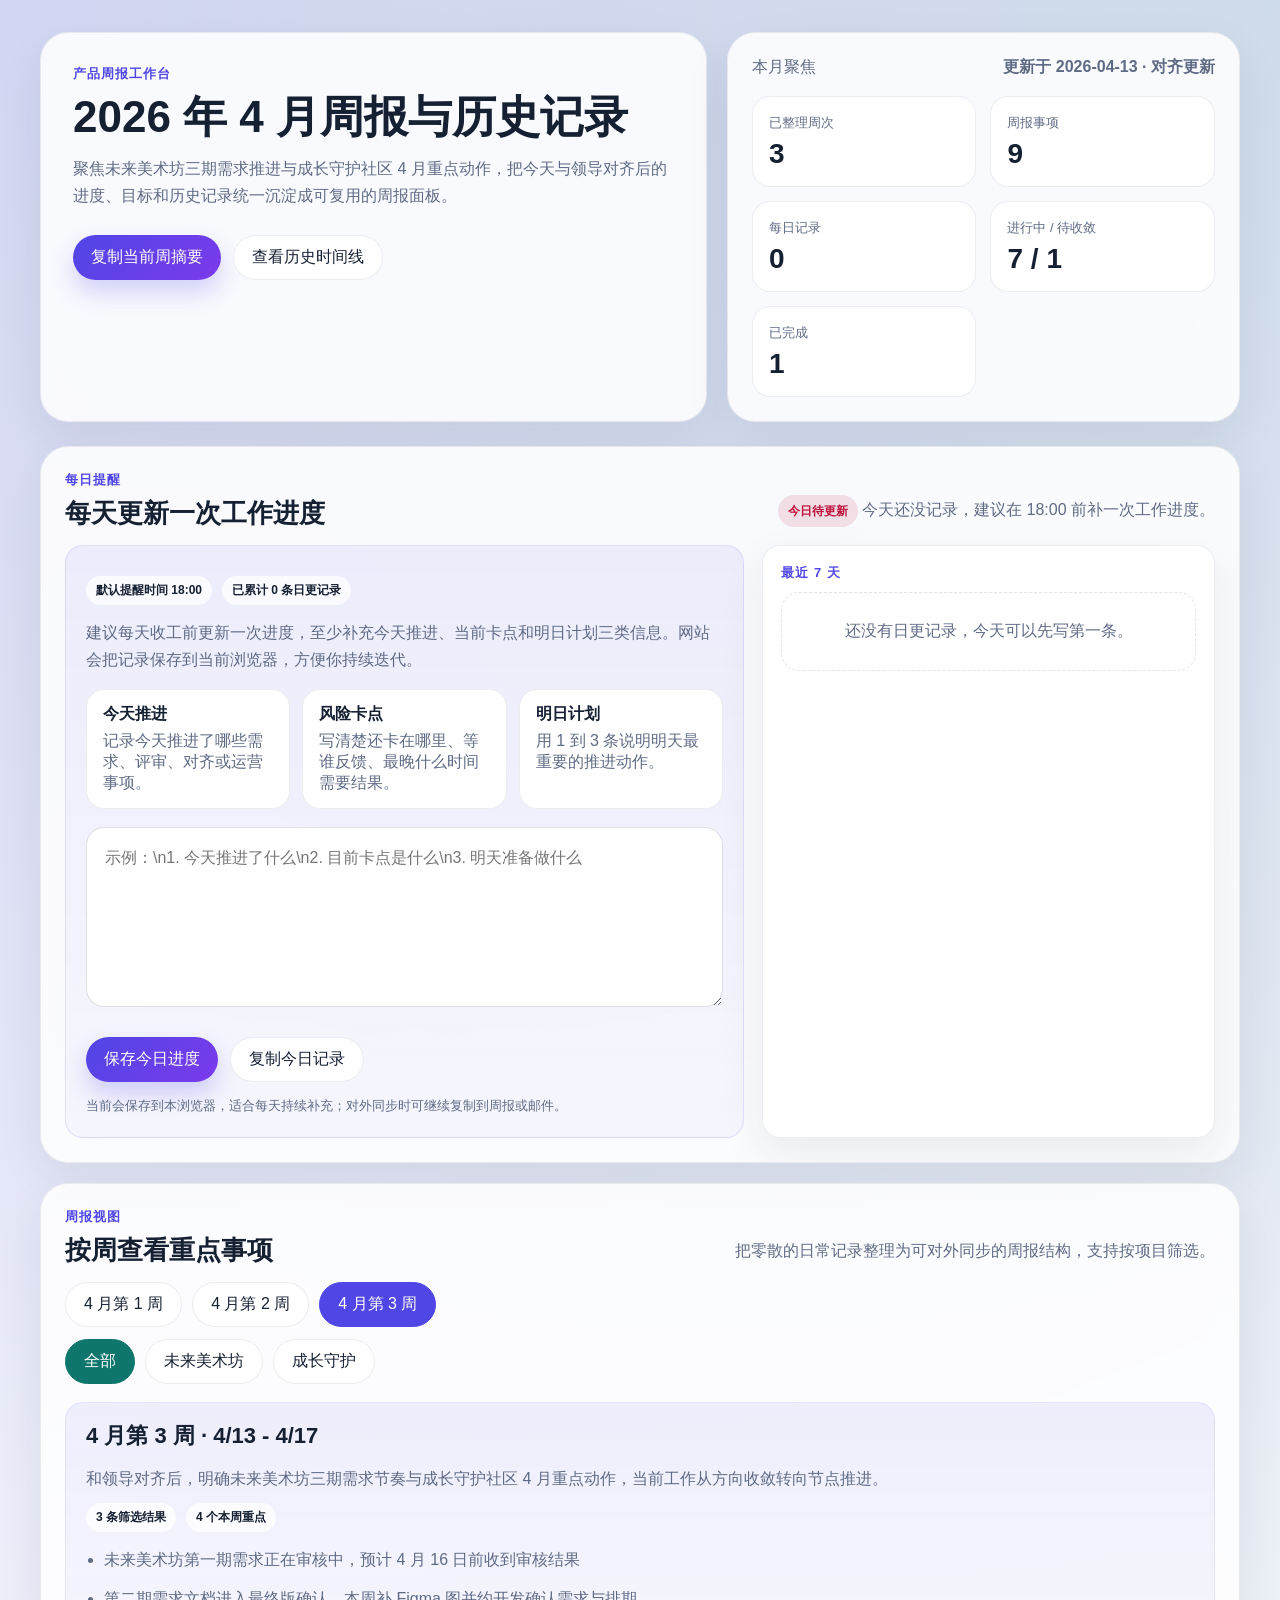
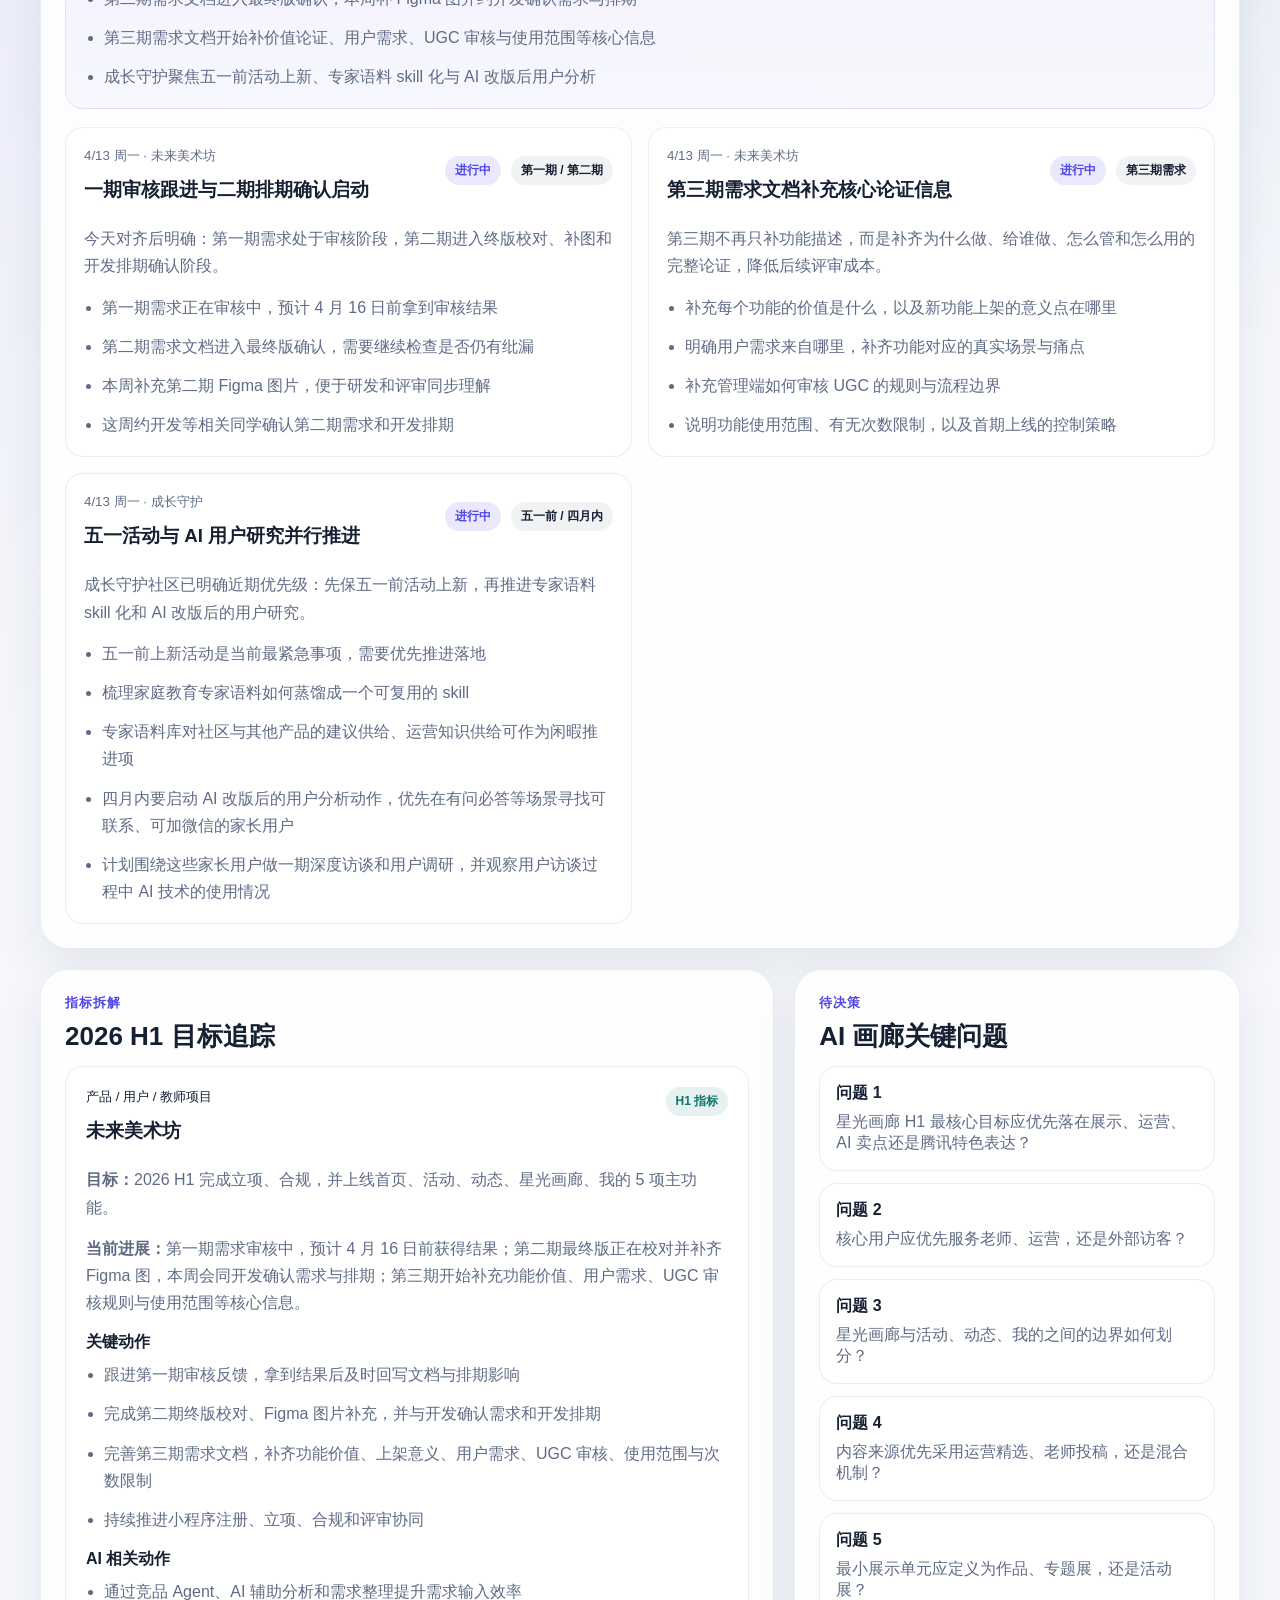
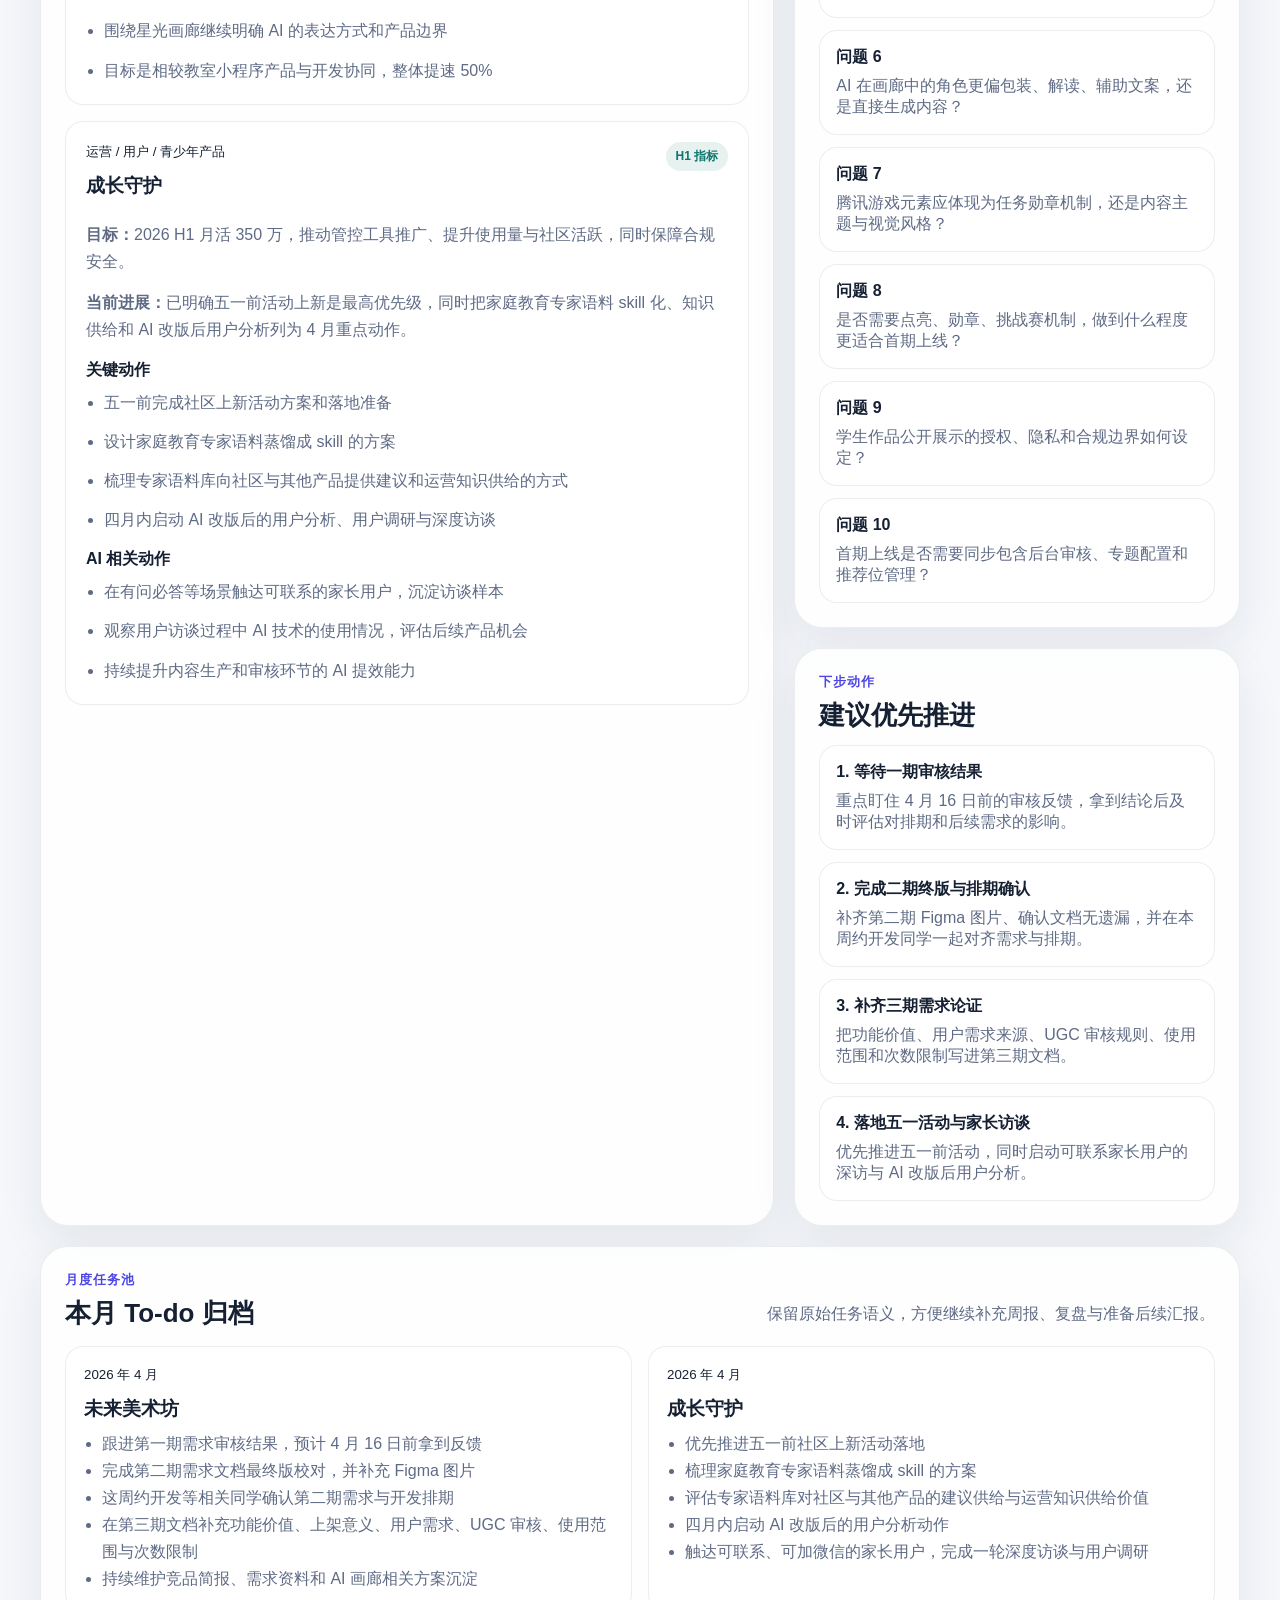
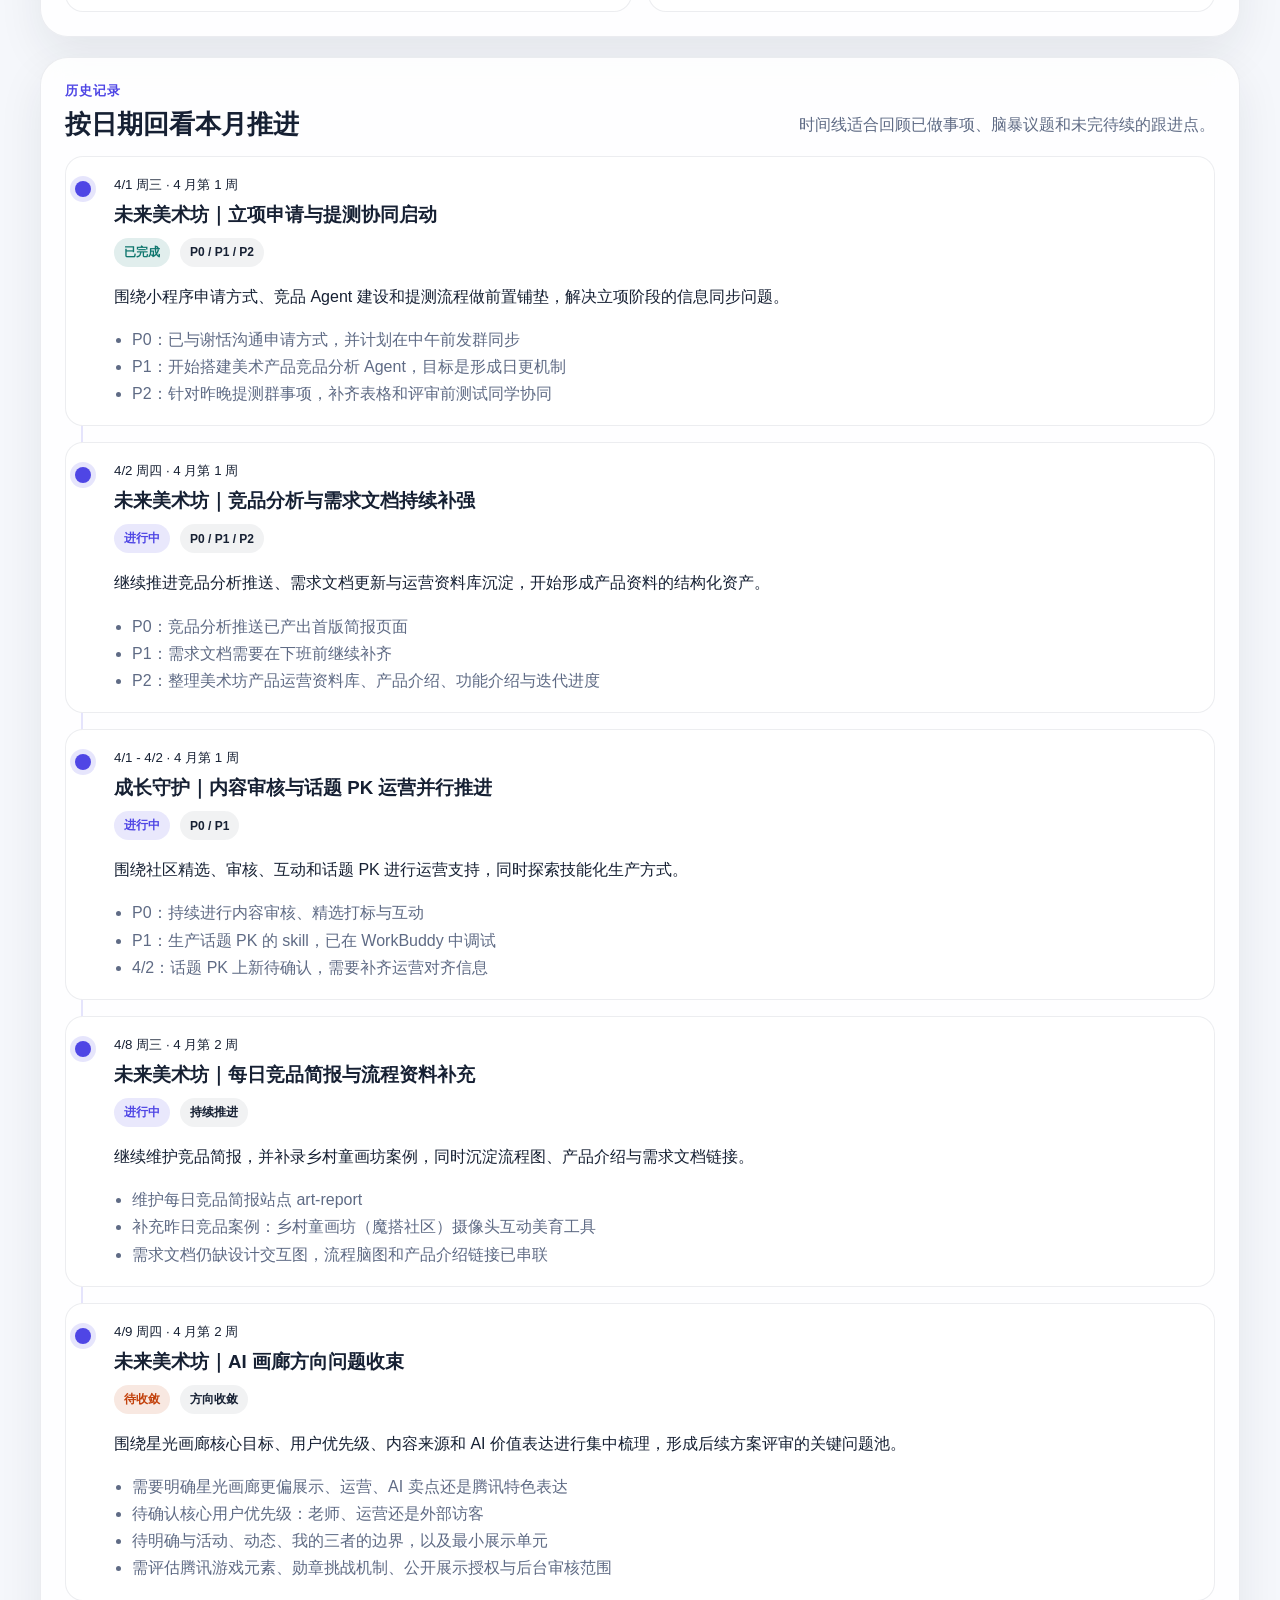
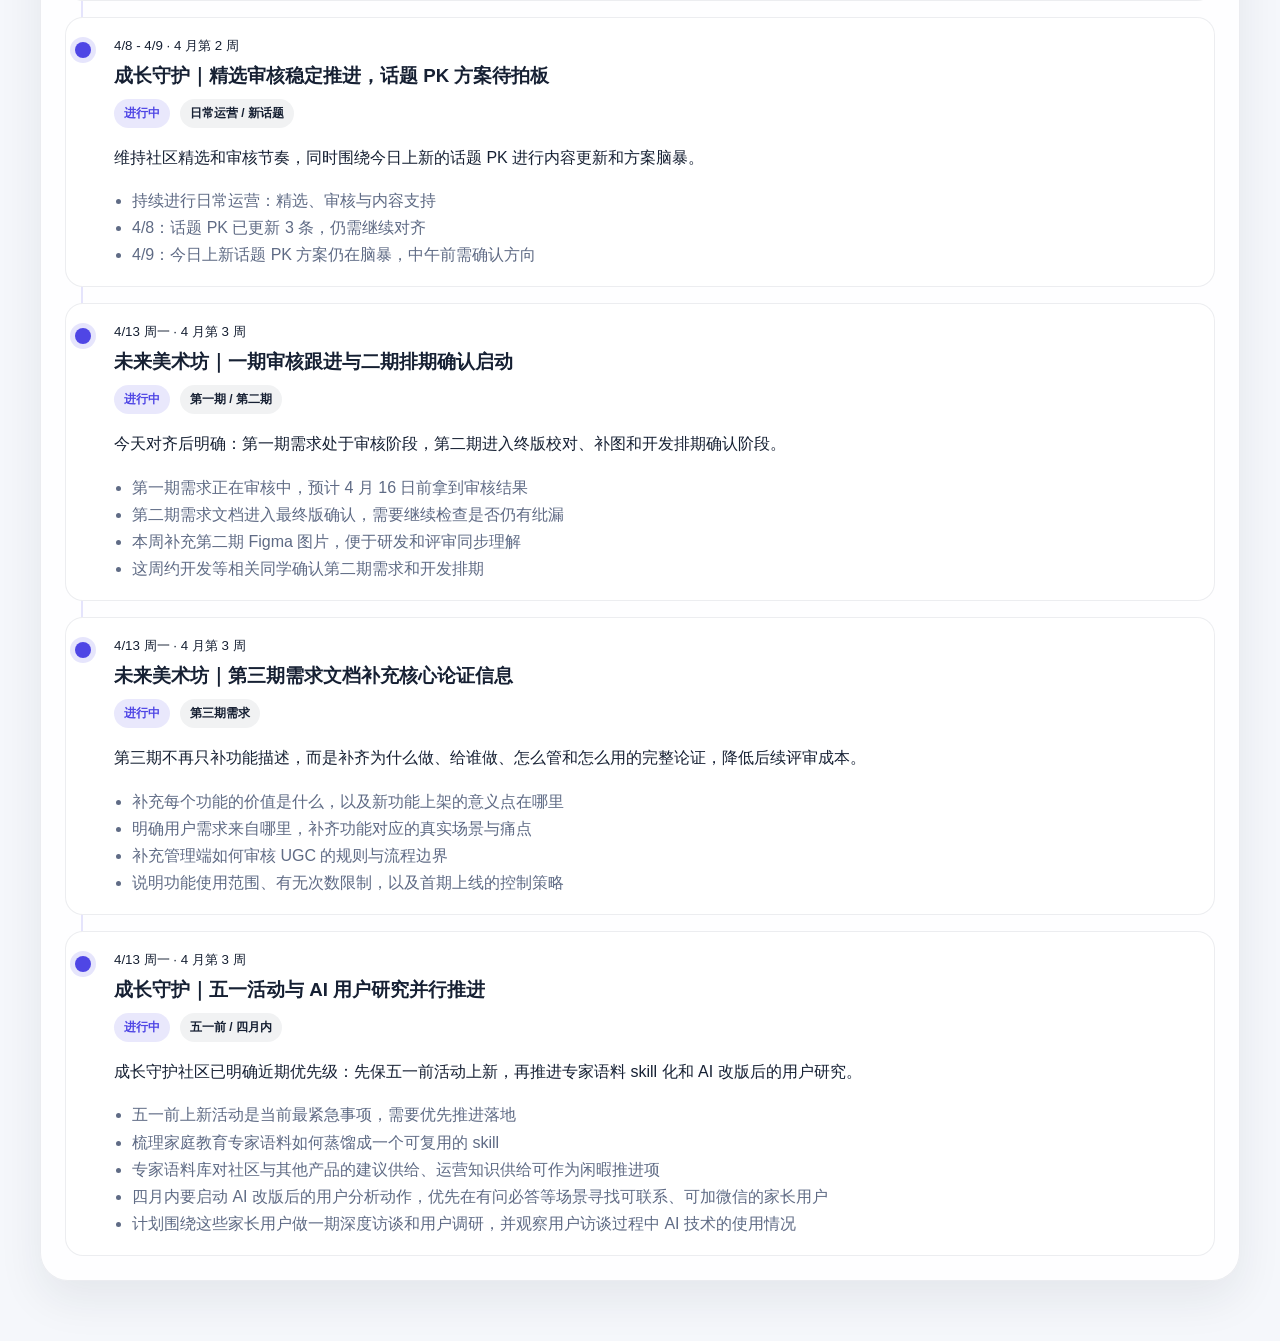
<file: index.html>
<!DOCTYPE html>
<html lang="zh-CN">
  <head>
    <meta charset="UTF-8" />
    <meta name="viewport" content="width=device-width, initial-scale=1.0" />
    <title>2026年4月周报面板</title>
    <meta
      name="description"
      content="基于月度待办整理的产品周报网站，涵盖未来美术坊、成长守护与 H1 指标进展。"
    />
    <link rel="stylesheet" href="./styles.css" />
  </head>
  <body>
    <div class="page-shell">
      <header class="hero">
        <div class="hero-copy">
          <p class="eyebrow">产品周报工作台</p>
          <h1>2026 年 4 月周报与历史记录</h1>
          <p class="hero-text" id="heroText"></p>
          <div class="hero-actions">
            <button id="copyWeeklySummary" class="primary-btn">复制当前周摘要</button>
            <button id="jumpHistory" class="ghost-btn">查看历史时间线</button>
          </div>
        </div>
        <div class="hero-card">
          <div class="hero-card-top">
            <span>本月聚焦</span>
            <strong id="generatedAt"></strong>
          </div>
          <div id="summaryCards" class="summary-grid"></div>
        </div>
      </header>

      <main class="main-layout">
        <section class="panel reminder-panel">
          <div class="section-head">
            <div>
              <p class="section-kicker">每日提醒</p>
              <h2>每天更新一次工作进度</h2>
            </div>
            <p class="section-desc" id="dailyReminderStatus"></p>
          </div>
          <div class="daily-layout">
            <div class="daily-editor">
              <div id="dailyReminderMeta" class="meta-inline"></div>
              <p class="hero-text" id="dailyReminderText"></p>
              <div id="dailyReminderChecklist" class="checklist-grid"></div>
              <textarea
                id="dailyUpdateInput"
                class="daily-textarea"
                placeholder="示例：\n1. 今天推进了什么\n2. 目前卡点是什么\n3. 明天准备做什么"
              ></textarea>
              <div class="hero-actions">
                <button id="saveDailyUpdate" class="primary-btn">保存今日进度</button>
                <button id="copyDailyUpdate" class="ghost-btn">复制今日记录</button>
              </div>
              <p class="storage-hint">当前会保存到本浏览器，适合每天持续补充；对外同步时可继续复制到周报或邮件。</p>
            </div>
            <aside class="daily-side">
              <div class="daily-side-card">
                <p class="section-kicker compact-kicker">最近 7 天</p>
                <div id="dailyUpdateList" class="daily-log-list"></div>
              </div>
            </aside>
          </div>
        </section>

        <section class="panel">
          <div class="section-head">
            <div>
              <p class="section-kicker">周报视图</p>
              <h2>按周查看重点事项</h2>
            </div>
            <p class="section-desc">把零散的日常记录整理为可对外同步的周报结构，支持按项目筛选。</p>
          </div>
          <div class="filters">
            <div id="weekTabs" class="chip-row"></div>
            <div id="projectFilters" class="chip-row secondary"></div>
          </div>
          <div id="weekOverview" class="week-overview"></div>
          <div id="weekContent" class="cards-grid"></div>
        </section>

        <section class="split-layout">
          <section class="panel">
            <div class="section-head compact">
              <div>
                <p class="section-kicker">指标拆解</p>
                <h2>2026 H1 目标追踪</h2>
              </div>
            </div>
            <div id="kpiCards" class="stack-list"></div>
          </section>

          <aside class="side-stack">
            <section class="panel small-panel">
              <div class="section-head compact">
                <div>
                  <p class="section-kicker">待决策</p>
                  <h2>AI 画廊关键问题</h2>
                </div>
              </div>
              <div id="questionBoard" class="question-list"></div>
            </section>

            <section class="panel small-panel">
              <div class="section-head compact">
                <div>
                  <p class="section-kicker">下步动作</p>
                  <h2>建议优先推进</h2>
                </div>
              </div>
              <div id="nextSteps" class="todo-list"></div>
            </section>
          </aside>
        </section>

        <section class="panel">
          <div class="section-head">
            <div>
              <p class="section-kicker">月度任务池</p>
              <h2>本月 To-do 归档</h2>
            </div>
            <p class="section-desc">保留原始任务语义，方便继续补充周报、复盘与准备后续汇报。</p>
          </div>
          <div id="monthlyTodo" class="todo-columns"></div>
        </section>

        <section id="historySection" class="panel">
          <div class="section-head">
            <div>
              <p class="section-kicker">历史记录</p>
              <h2>按日期回看本月推进</h2>
            </div>
            <p class="section-desc">时间线适合回顾已做事项、脑暴议题和未完待续的跟进点。</p>
          </div>
          <div id="historyTimeline" class="timeline"></div>
        </section>
      </main>
    </div>

    <script src="./app.js"></script>
  </body>
</html>
</file>
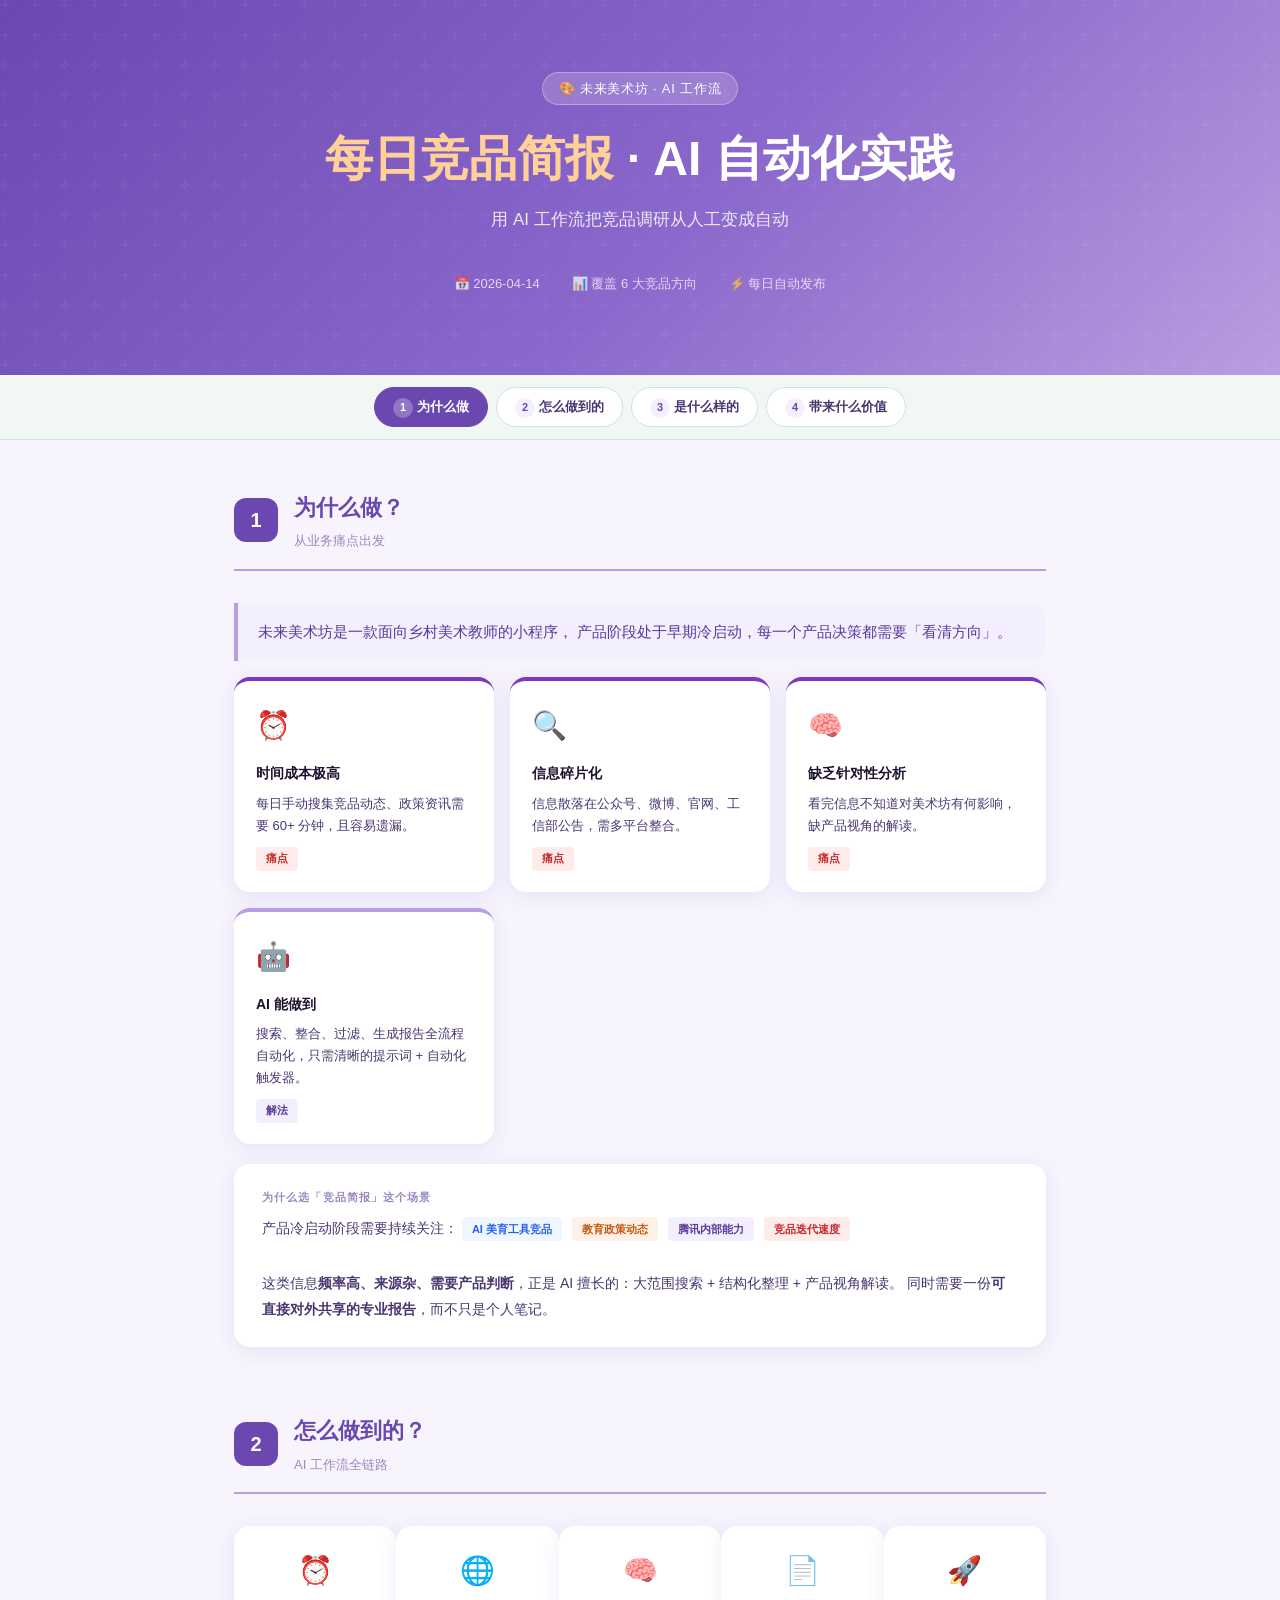
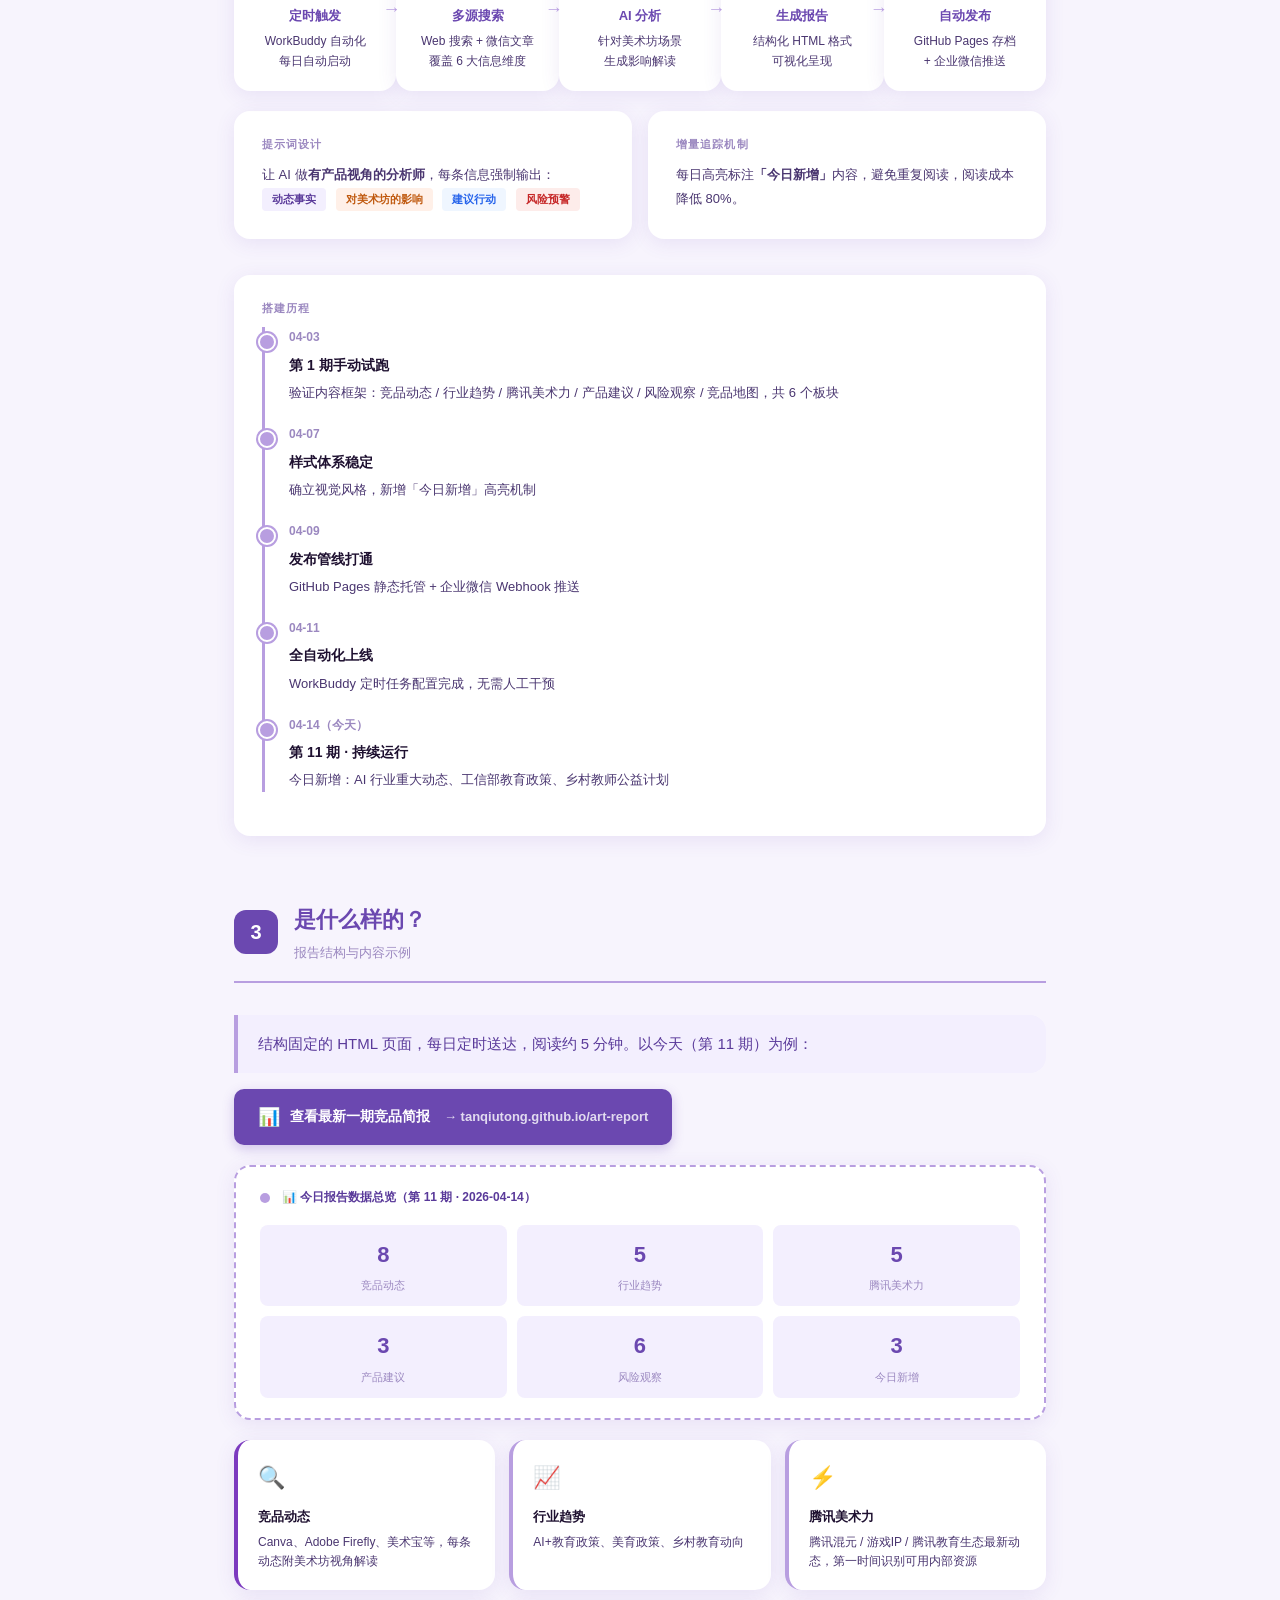
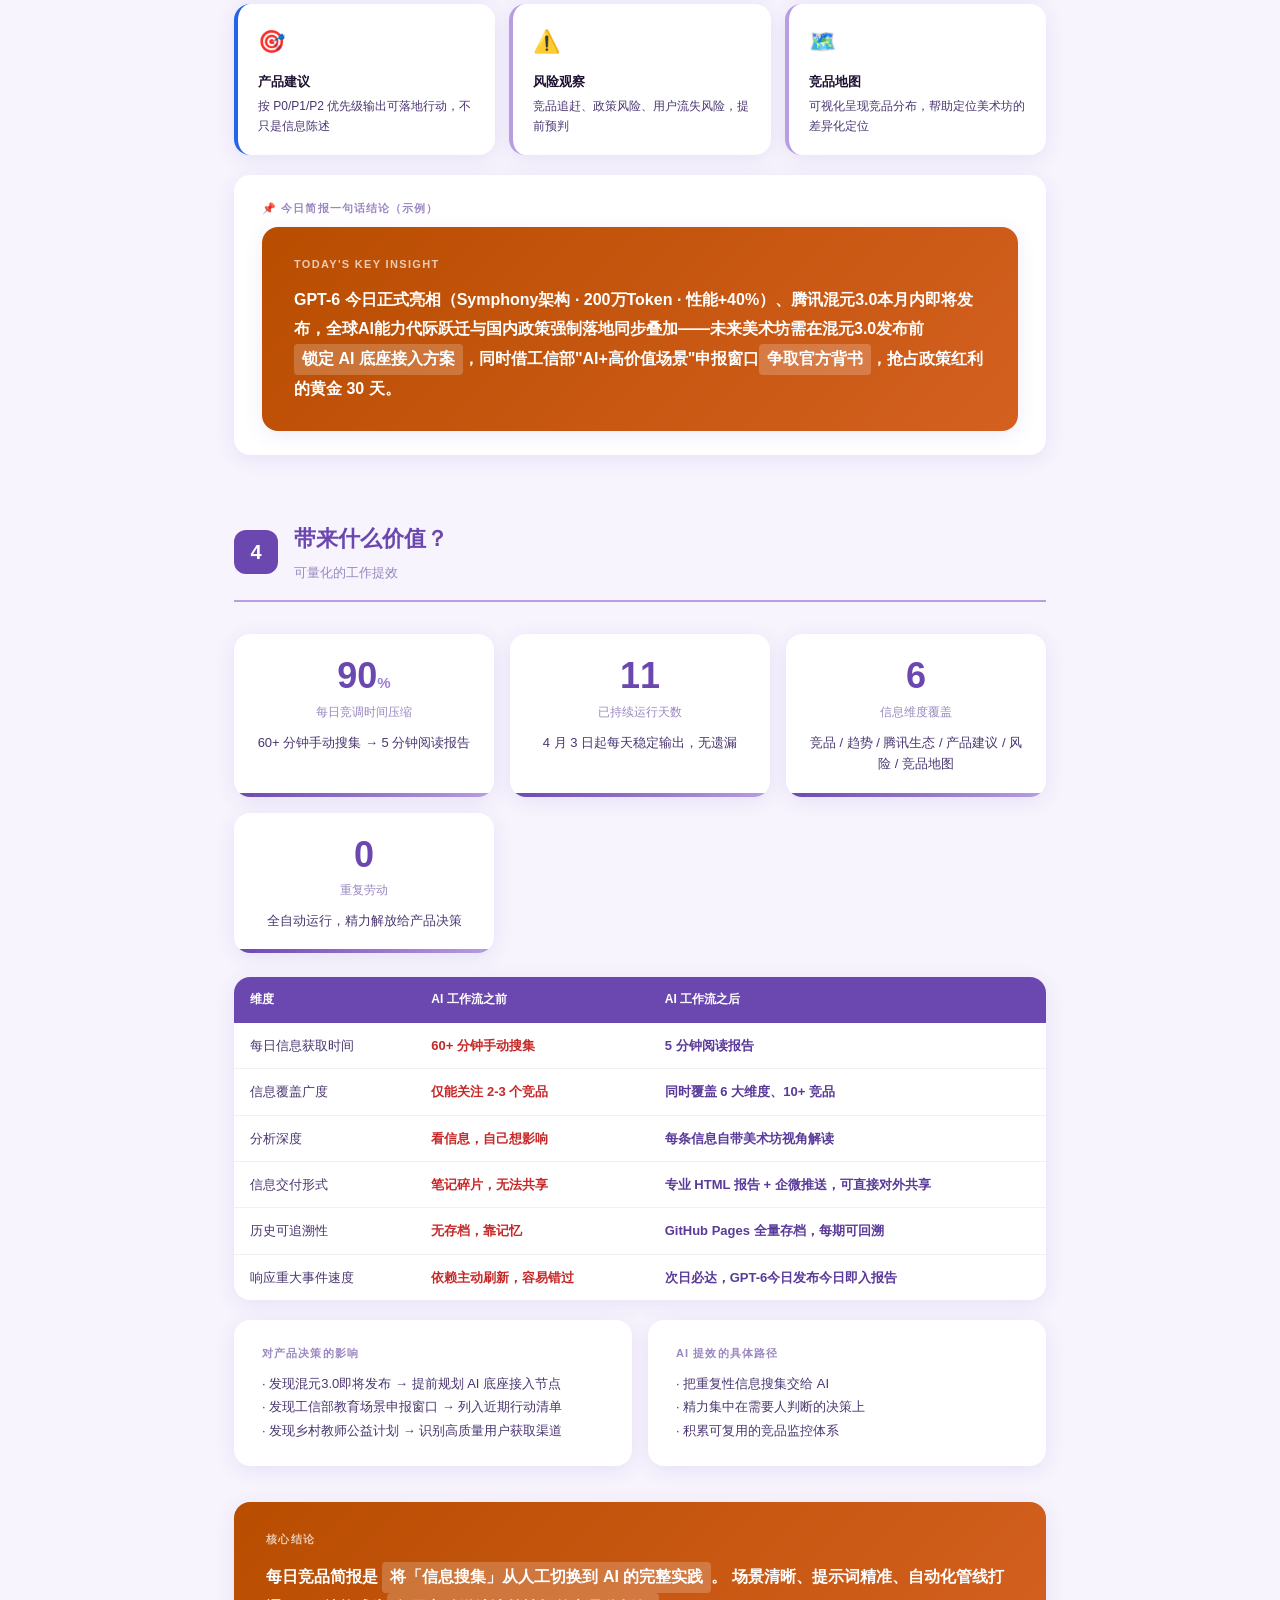
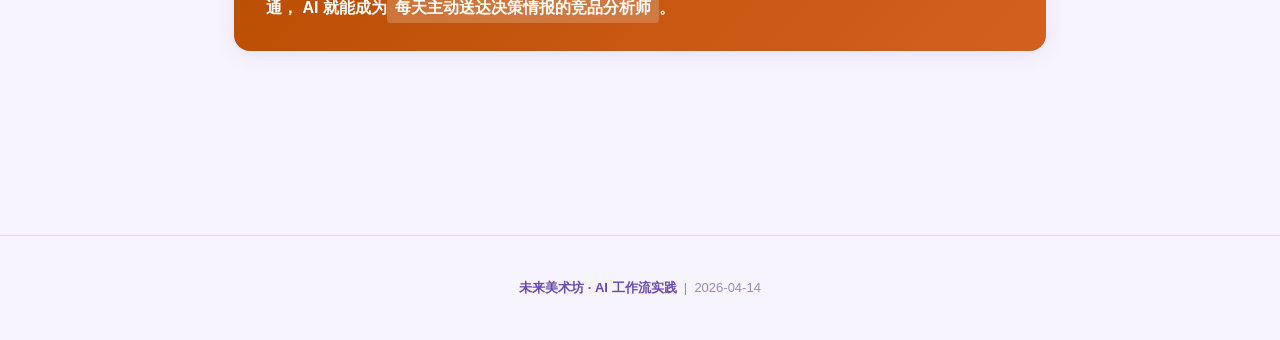
<file: art_brief_sharing.html>
<!DOCTYPE html>
<html lang="zh-CN">
<head>
<meta charset="UTF-8">
<meta name="viewport" content="width=device-width, initial-scale=1.0">
<title>每日竞品简报 · 分享展示 | 未来美术坊 AI 工作流</title>
<style>
  /* ── 基础变量 ── */
  :root {
    --green-dark: #6b48b0;
    --green-mid: #9b7fd4;
    --green-light: #f3effe;
    --green-border: #b89ee0;
    --green-text: #5a3a9a;
    --bg: #f7f4fd;
    --card: #ffffff;
    --text-main: #1e1030;
    --text-sub: #4a3670;
    --text-muted: #9b88c0;
    --shadow: 0 4px 20px rgba(100,60,180,0.10);
    --radius: 16px;
    --accent: #7c3abf;
    --accent-light: #f3effe;
    --blue: #2563eb;
    --blue-light: #eff6ff;
  }

  * { box-sizing: border-box; margin: 0; padding: 0; }
  html { scroll-behavior: smooth; }

  body {
    font-family: 'PingFang SC', 'Microsoft YaHei', 'Noto Sans SC', sans-serif;
    background: var(--bg);
    color: var(--text-main);
    line-height: 1.8;
    min-height: 100vh;
  }

  /* ── 进度条 ── */
  .progress-bar {
    position: fixed;
    top: 0; left: 0;
    width: 0%; height: 4px;
    background: linear-gradient(90deg, var(--green-dark), var(--green-border));
    z-index: 9999;
    transition: width .15s;
  }

  /* ── 顶部 HERO ── */
  .hero {
    background: linear-gradient(135deg, #6b48b0 0%, #8b68cc 55%, #b89ee0 100%);
    color: #fff;
    padding: 72px 48px 80px;
    text-align: center;
    position: relative;
    overflow: hidden;
  }
  .hero::before {
    content: '';
    position: absolute;
    inset: 0;
    background: url("data:image/svg+xml,%3Csvg width='60' height='60' viewBox='0 0 60 60' xmlns='http://www.w3.org/2000/svg'%3E%3Cg fill='none' fill-rule='evenodd'%3E%3Cg fill='%23ffffff' fill-opacity='0.04'%3E%3Cpath d='M36 34v-4h-2v4h-4v2h4v4h2v-4h4v-2h-4zm0-30V0h-2v4h-4v2h4v4h2V6h4V4h-4zM6 34v-4H4v4H0v2h4v4h2v-4h4v-2H6zM6 4V0H4v4H0v2h4v4h2V6h4V4H6z'/%3E%3C/g%3E%3C/g%3E%3C/svg%3E");
  }
  .hero-tag {
    display: inline-block;
    background: rgba(255,255,255,0.18);
    border: 1px solid rgba(255,255,255,0.3);
    border-radius: 20px;
    padding: 4px 16px;
    font-size: 13px;
    letter-spacing: .06em;
    margin-bottom: 24px;
  }
  .hero h1 {
    font-size: clamp(28px, 5vw, 48px);
    font-weight: 800;
    line-height: 1.25;
    margin-bottom: 16px;
  }
  .hero h1 span { color: #ffd199; }
  .hero p {
    font-size: 17px;
    opacity: .85;
    max-width: 560px;
    margin: 0 auto 36px;
  }
  .hero-meta {
    display: flex;
    justify-content: center;
    gap: 32px;
    flex-wrap: wrap;
    font-size: 13px;
    opacity: .75;
  }
  .hero-meta span { display: flex; align-items: center; gap: 6px; }

  /* ── 导航锚点 ── */
  .nav-pills {
    position: sticky;
    top: 0;
    z-index: 100;
    background: rgba(242,247,244,0.95);
    backdrop-filter: blur(10px);
    border-bottom: 1px solid #d0e8d8;
    padding: 12px 24px;
    display: flex;
    justify-content: center;
    gap: 8px;
    flex-wrap: wrap;
  }
  .nav-pill {
    font-size: 13px;
    font-weight: 600;
    padding: 7px 18px;
    border-radius: 20px;
    text-decoration: none;
    color: var(--text-sub);
    background: #fff;
    border: 1px solid #cce5d8;
    transition: all .2s;
    white-space: nowrap;
  }
  .nav-pill:hover, .nav-pill.active {
    background: var(--green-dark);
    color: #fff;
    border-color: var(--green-dark);
  }
  .nav-pill .num {
    display: inline-flex;
    align-items: center;
    justify-content: center;
    width: 20px; height: 20px;
    background: var(--green-light);
    color: var(--green-dark);
    border-radius: 50%;
    font-size: 11px;
    font-weight: 800;
    margin-right: 4px;
  }
  .nav-pill:hover .num, .nav-pill.active .num {
    background: rgba(255,255,255,0.25);
    color: #fff;
  }

  /* ── 主容器 ── */
  .container { max-width: 860px; margin: 0 auto; padding: 48px 24px 80px; }

  /* ── 章节通用 ── */
  .section {
    margin-bottom: 64px;
    scroll-margin-top: 80px;
  }
  .section-header {
    display: flex;
    align-items: center;
    gap: 16px;
    margin-bottom: 32px;
    padding-bottom: 16px;
    border-bottom: 2px solid var(--green-border);
  }
  .section-num {
    width: 44px; height: 44px;
    background: var(--green-dark);
    color: #fff;
    border-radius: 12px;
    display: flex;
    align-items: center;
    justify-content: center;
    font-size: 20px;
    font-weight: 900;
    flex-shrink: 0;
  }
  .section-title-block h2 {
    font-size: 22px;
    font-weight: 800;
    color: var(--green-dark);
  }
  .section-title-block p {
    font-size: 13px;
    color: var(--text-muted);
    margin-top: 2px;
  }

  /* ── 卡片 ── */
  .card {
    background: var(--card);
    border-radius: var(--radius);
    padding: 24px 28px;
    margin-bottom: 16px;
    box-shadow: var(--shadow);
  }
  .card-label {
    font-size: 11px;
    font-weight: 700;
    letter-spacing: .1em;
    text-transform: uppercase;
    color: var(--text-muted);
    margin-bottom: 8px;
  }

  /* ── 痛点卡片 (为什么) ── */
  .pain-grid {
    display: grid;
    grid-template-columns: repeat(auto-fill, minmax(240px, 1fr));
    gap: 16px;
    margin-bottom: 20px;
  }
  .pain-card {
    background: var(--card);
    border-radius: var(--radius);
    padding: 20px 22px;
    box-shadow: var(--shadow);
    border-top: 4px solid var(--accent);
    position: relative;
  }
  .pain-card.solved { border-top-color: var(--green-border); }
  .pain-icon { font-size: 28px; margin-bottom: 10px; }
  .pain-title { font-size: 14px; font-weight: 700; margin-bottom: 6px; }
  .pain-desc { font-size: 13px; color: var(--text-sub); line-height: 1.7; }
  .pain-tag {
    display: inline-block;
    margin-top: 10px;
    font-size: 11px;
    font-weight: 700;
    padding: 2px 10px;
    border-radius: 4px;
  }
  .tag-problem { background: #fdecea; color: #c62828; }
  .tag-solved { background: var(--green-light); color: var(--green-text); }

  /* ── 流程图 (怎么样) ── */
  .flow {
    display: flex;
    gap: 0;
    align-items: stretch;
    flex-wrap: wrap;
    margin-bottom: 20px;
  }
  .flow-step {
    flex: 1;
    min-width: 150px;
    background: var(--card);
    border-radius: var(--radius);
    padding: 20px 16px;
    box-shadow: var(--shadow);
    text-align: center;
    position: relative;
  }
  .flow-step + .flow-step::before {
    content: '→';
    position: absolute;
    left: -14px;
    top: 50%;
    transform: translateY(-50%);
    font-size: 18px;
    color: var(--green-border);
    font-weight: 700;
  }
  .flow-icon { font-size: 28px; margin-bottom: 8px; }
  .flow-title { font-size: 13px; font-weight: 700; margin-bottom: 4px; color: var(--green-dark); }
  .flow-desc { font-size: 12px; color: var(--text-sub); line-height: 1.65; }

  /* ── 时间轴 ── */
  .timeline { border-left: 3px solid var(--green-border); padding-left: 24px; margin-bottom: 20px; }
  .tl-item { position: relative; margin-bottom: 20px; }
  .tl-item::before {
    content: '';
    position: absolute;
    left: -31px;
    top: 6px;
    width: 14px; height: 14px;
    background: var(--green-border);
    border-radius: 50%;
    border: 2px solid #fff;
    box-shadow: 0 0 0 2px var(--green-border);
  }
  .tl-date { font-size: 12px; color: var(--text-muted); font-weight: 600; margin-bottom: 4px; }
  .tl-title { font-size: 14px; font-weight: 700; margin-bottom: 4px; }
  .tl-desc { font-size: 13px; color: var(--text-sub); line-height: 1.7; }

  /* ── 功能展示 (是什么) ── */
  .feature-grid {
    display: grid;
    grid-template-columns: repeat(auto-fill, minmax(200px, 1fr));
    gap: 14px;
    margin-bottom: 20px;
  }
  .feature-card {
    background: var(--card);
    border-radius: var(--radius);
    padding: 18px 20px;
    box-shadow: var(--shadow);
    border-left: 4px solid var(--green-border);
  }
  .feature-card.accent { border-left-color: var(--accent); }
  .feature-card.blue { border-left-color: var(--blue); }
  .feature-icon { font-size: 22px; margin-bottom: 8px; }
  .feature-title { font-size: 13px; font-weight: 700; margin-bottom: 4px; color: var(--text-main); }
  .feature-desc { font-size: 12px; color: var(--text-sub); line-height: 1.65; }

  /* ── 截图预览区域 ── */
  .report-preview {
    background: var(--card);
    border-radius: var(--radius);
    padding: 20px 24px;
    box-shadow: var(--shadow);
    margin-bottom: 20px;
    border: 2px dashed var(--green-border);
  }
  .preview-header {
    display: flex;
    align-items: center;
    gap: 12px;
    margin-bottom: 16px;
  }
  .preview-dot {
    width: 10px; height: 10px;
    border-radius: 50%;
    background: var(--green-border);
  }
  .preview-label { font-size: 12px; font-weight: 700; color: var(--green-text); }
  .preview-sections {
    display: grid;
    grid-template-columns: repeat(3, 1fr);
    gap: 10px;
  }
  @media(max-width: 500px) { .preview-sections { grid-template-columns: 1fr 1fr; } }
  .preview-section {
    background: var(--green-light);
    border-radius: 8px;
    padding: 10px 12px;
    text-align: center;
  }
  .preview-section .num { font-size: 22px; font-weight: 800; color: var(--green-dark); }
  .preview-section .lbl { font-size: 11px; color: var(--text-muted); margin-top: 2px; }

  /* ── 价值数据 (使用价值) ── */
  .value-grid {
    display: grid;
    grid-template-columns: repeat(auto-fill, minmax(200px, 1fr));
    gap: 16px;
    margin-bottom: 24px;
  }
  .value-card {
    background: var(--card);
    border-radius: var(--radius);
    padding: 22px 20px;
    box-shadow: var(--shadow);
    text-align: center;
    position: relative;
    overflow: hidden;
  }
  .value-card::after {
    content: '';
    position: absolute;
    bottom: 0; left: 0; right: 0;
    height: 4px;
    background: linear-gradient(90deg, var(--green-dark), var(--green-border));
  }
  .value-num {
    font-size: 36px;
    font-weight: 900;
    color: var(--green-dark);
    line-height: 1.1;
  }
  .value-unit { font-size: 15px; font-weight: 700; color: var(--green-mid); }
  .value-label { font-size: 12px; color: var(--text-muted); margin-top: 6px; }
  .value-desc { font-size: 13px; color: var(--text-sub); margin-top: 8px; line-height: 1.65; }

  /* ── 总结卡片 ── */
  .summary-card {
    background: linear-gradient(135deg, #b84d00 0%, #d46020 100%);
    color: #fff;
    border-radius: var(--radius);
    padding: 28px 32px;
    box-shadow: var(--shadow);
    margin-bottom: 20px;
  }
  .summary-card .label {
    font-size: 11px;
    font-weight: 700;
    letter-spacing: .12em;
    opacity: .7;
    text-transform: uppercase;
    margin-bottom: 12px;
  }
  .summary-card p { font-size: 16px; font-weight: 600; line-height: 1.8; }
  .summary-card .highlight {
    display: inline-block;
    background: rgba(255,255,255,0.2);
    border-radius: 4px;
    padding: 1px 8px;
  }

  /* ── 引言块 ── */
  .quote {
    border-left: 4px solid var(--green-border);
    background: var(--green-light);
    border-radius: 0 var(--radius) var(--radius) 0;
    padding: 16px 20px;
    margin-bottom: 16px;
    font-size: 15px;
    color: var(--green-text);
    font-weight: 500;
    line-height: 1.75;
  }

  /* ── 对比表 ── */
  .compare-table {
    width: 100%;
    border-collapse: collapse;
    font-size: 13px;
    background: var(--card);
    border-radius: var(--radius);
    overflow: hidden;
    box-shadow: var(--shadow);
    margin-bottom: 20px;
  }
  .compare-table th {
    background: var(--green-dark);
    color: #fff;
    padding: 12px 16px;
    text-align: left;
    font-weight: 700;
    font-size: 12px;
  }
  .compare-table td {
    padding: 11px 16px;
    border-bottom: 1px solid #eef3f0;
    color: var(--text-sub);
  }
  .compare-table tr:last-child td { border-bottom: none; }
  .compare-table tr:hover td { background: var(--green-light); }
  .compare-table .before { color: #c62828; font-weight: 600; }
  .compare-table .after { color: var(--green-text); font-weight: 600; }

  /* ── 标签 ── */
  .badge {
    display: inline-block;
    font-size: 11px;
    font-weight: 700;
    padding: 2px 10px;
    border-radius: 4px;
    margin-right: 6px;
    margin-bottom: 4px;
  }
  .badge-green { background: var(--green-light); color: var(--green-text); }
  .badge-orange { background: #fff0e8; color: #c05a10; }
  .badge-blue { background: var(--blue-light); color: var(--blue); }
  .badge-red { background: #fdecea; color: #c62828; }

  /* ── 双栏 ── */
  .two-col { display: grid; grid-template-columns: 1fr 1fr; gap: 16px; margin-bottom: 20px; }
  @media(max-width: 580px) { .two-col { grid-template-columns: 1fr; } }

  /* ── 结语 ── */
  .footer {
    text-align: center;
    padding: 40px 24px;
    color: var(--text-muted);
    font-size: 13px;
    border-top: 1px solid #d0e8d8;
    margin-top: 40px;
  }
  .footer strong { color: var(--green-dark); }

  /* ── 响应式 ── */
  @media(max-width: 640px) {
    .hero { padding: 48px 24px 56px; }
    .flow { gap: 10px; }
    .flow-step + .flow-step::before { display: none; }
    .container { padding: 32px 16px 60px; }
  }
</style>
</head>
<body>

<!-- 进度条 -->
<div class="progress-bar" id="progressBar"></div>

<!-- HERO -->
<div class="hero">
  <div class="hero-tag">🎨 未来美术坊 · AI 工作流</div>
  <h1><span>每日竞品简报</span> · AI 自动化实践</h1>
  <p>用 AI 工作流把竞品调研从人工变成自动</p>
  <div class="hero-meta">
    <span>📅 2026-04-14</span>
    <span>📊 覆盖 6 大竞品方向</span>
    <span>⚡ 每日自动发布</span>
  </div>
</div>

<!-- 导航 -->
<nav class="nav-pills" id="navPills">
  <a class="nav-pill" href="#why"><span class="num">1</span>为什么做</a>
  <a class="nav-pill" href="#how"><span class="num">2</span>怎么做到的</a>
  <a class="nav-pill" href="#what"><span class="num">3</span>是什么样的</a>
  <a class="nav-pill" href="#value"><span class="num">4</span>带来什么价值</a>
</nav>

<div class="container">

  <!-- ══════════════════════════════════════════
       PART 1 · 为什么做
  ══════════════════════════════════════════ -->
  <section class="section" id="why">
    <div class="section-header">
      <div class="section-num">1</div>
      <div class="section-title-block">
        <h2>为什么做？</h2>
        <p>从业务痛点出发</p>
      </div>
    </div>

    <div class="quote">
      未来美术坊是一款面向乡村美术教师的小程序，
      产品阶段处于早期冷启动，每一个产品决策都需要「看清方向」。
    </div>

    <div class="pain-grid">
      <div class="pain-card">
        <div class="pain-icon">⏰</div>
        <div class="pain-title">时间成本极高</div>
        <div class="pain-desc">每日手动搜集竞品动态、政策资讯需要 60+ 分钟，且容易遗漏。</div>
        <div class="pain-tag tag-problem">痛点</div>
      </div>
      <div class="pain-card">
        <div class="pain-icon">🔍</div>
        <div class="pain-title">信息碎片化</div>
        <div class="pain-desc">信息散落在公众号、微博、官网、工信部公告，需多平台整合。</div>
        <div class="pain-tag tag-problem">痛点</div>
      </div>
      <div class="pain-card">
        <div class="pain-icon">🧠</div>
        <div class="pain-title">缺乏针对性分析</div>
        <div class="pain-desc">看完信息不知道对美术坊有何影响，缺产品视角的解读。</div>
        <div class="pain-tag tag-problem">痛点</div>
      </div>
      <div class="pain-card solved">
        <div class="pain-icon">🤖</div>
        <div class="pain-title">AI 能做到</div>
        <div class="pain-desc">搜索、整合、过滤、生成报告全流程自动化，只需清晰的提示词 + 自动化触发器。</div>
        <div class="pain-tag tag-solved">解法</div>
      </div>
    </div>

    <div class="card">
      <div class="card-label">为什么选「竞品简报」这个场景</div>
      <p style="font-size:14px;color:var(--text-sub);line-height:1.85;">
        产品冷启动阶段需要持续关注：
        <span class="badge badge-blue">AI 美育工具竞品</span>
        <span class="badge badge-orange">教育政策动态</span>
        <span class="badge badge-green">腾讯内部能力</span>
        <span class="badge badge-red">竞品迭代速度</span>
        <br><br>
        这类信息<strong>频率高、来源杂、需要产品判断</strong>，正是 AI 擅长的：大范围搜索 + 结构化整理 + 产品视角解读。
        同时需要一份<strong>可直接对外共享的专业报告</strong>，而不只是个人笔记。
      </p>
    </div>
  </section>

  <!-- ══════════════════════════════════════════
       PART 2 · 怎么样
  ══════════════════════════════════════════ -->
  <section class="section" id="how">
    <div class="section-header">
      <div class="section-num">2</div>
      <div class="section-title-block">
        <h2>怎么做到的？</h2>
        <p>AI 工作流全链路</p>
      </div>
    </div>

    <div class="flow">
      <div class="flow-step">
        <div class="flow-icon">⏰</div>
        <div class="flow-title">定时触发</div>
        <div class="flow-desc">WorkBuddy 自动化<br>每日自动启动</div>
      </div>
      <div class="flow-step">
        <div class="flow-icon">🌐</div>
        <div class="flow-title">多源搜索</div>
        <div class="flow-desc">Web 搜索 + 微信文章<br>覆盖 6 大信息维度</div>
      </div>
      <div class="flow-step">
        <div class="flow-icon">🧠</div>
        <div class="flow-title">AI 分析</div>
        <div class="flow-desc">针对美术坊场景<br>生成影响解读</div>
      </div>
      <div class="flow-step">
        <div class="flow-icon">📄</div>
        <div class="flow-title">生成报告</div>
        <div class="flow-desc">结构化 HTML 格式<br>可视化呈现</div>
      </div>
      <div class="flow-step">
        <div class="flow-icon">🚀</div>
        <div class="flow-title">自动发布</div>
        <div class="flow-desc">GitHub Pages 存档<br>+ 企业微信推送</div>
      </div>
    </div>

    <div class="two-col">
      <div class="card">
        <div class="card-label">提示词设计</div>
        <p style="font-size:13px;color:var(--text-sub);line-height:1.8;">
          让 AI 做<strong>有产品视角的分析师</strong>，每条信息强制输出：
          <span class="badge badge-green">动态事实</span>
          <span class="badge badge-orange">对美术坊的影响</span>
          <span class="badge badge-blue">建议行动</span>
          <span class="badge badge-red">风险预警</span>
        </p>
      </div>
      <div class="card">
        <div class="card-label">增量追踪机制</div>
        <p style="font-size:13px;color:var(--text-sub);line-height:1.8;">
          每日高亮标注<strong>「今日新增」</strong>内容，避免重复阅读，阅读成本降低 80%。
        </p>
      </div>
    </div>

    <div class="card">
      <div class="card-label">搭建历程</div>
      <div class="timeline">
        <div class="tl-item">
          <div class="tl-date">04-03</div>
          <div class="tl-title">第 1 期手动试跑</div>
          <div class="tl-desc">验证内容框架：竞品动态 / 行业趋势 / 腾讯美术力 / 产品建议 / 风险观察 / 竞品地图，共 6 个板块</div>
        </div>
        <div class="tl-item">
          <div class="tl-date">04-07</div>
          <div class="tl-title">样式体系稳定</div>
          <div class="tl-desc">确立视觉风格，新增「今日新增」高亮机制</div>
        </div>
        <div class="tl-item">
          <div class="tl-date">04-09</div>
          <div class="tl-title">发布管线打通</div>
          <div class="tl-desc">GitHub Pages 静态托管 + 企业微信 Webhook 推送</div>
        </div>
        <div class="tl-item">
          <div class="tl-date">04-11</div>
          <div class="tl-title">全自动化上线</div>
          <div class="tl-desc">WorkBuddy 定时任务配置完成，无需人工干预</div>
        </div>
        <div class="tl-item">
          <div class="tl-date">04-14（今天）</div>
          <div class="tl-title">第 11 期 · 持续运行</div>
          <div class="tl-desc">今日新增：AI 行业重大动态、工信部教育政策、乡村教师公益计划</div>
        </div>
      </div>
    </div>
  </section>

  <!-- ══════════════════════════════════════════
       PART 3 · 是什么
  ══════════════════════════════════════════ -->
  <section class="section" id="what">
    <div class="section-header">
      <div class="section-num">3</div>
      <div class="section-title-block">
        <h2>是什么样的？</h2>
        <p>报告结构与内容示例</p>
      </div>
    </div>

    <div class="quote">
      结构固定的 HTML 页面，每日定时送达，阅读约 5 分钟。以今天（第 11 期）为例：
    </div>

    <div style="margin-bottom:20px;">
      <a href="https://tanqiutong.github.io/art-report/" target="_blank"
        style="display:inline-flex;align-items:center;gap:10px;background:var(--green-dark);color:#fff;text-decoration:none;padding:12px 24px;border-radius:10px;font-size:14px;font-weight:700;box-shadow:0 4px 12px rgba(100,60,180,0.25);transition:opacity .2s;"
        onmouseover="this.style.opacity='.85'" onmouseout="this.style.opacity='1'">
        <span style="font-size:18px;">📊</span>
        查看最新一期竞品简报
        <span style="font-size:13px;opacity:.8;margin-left:4px;">→ tanqiutong.github.io/art-report</span>
      </a>
    </div>

    <div class="report-preview">
      <div class="preview-header">
        <div class="preview-dot"></div>
        <div class="preview-label">📊 今日报告数据总览（第 11 期 · 2026-04-14）</div>
      </div>
      <div class="preview-sections">
        <div class="preview-section">
          <div class="num">8</div>
          <div class="lbl">竞品动态</div>
        </div>
        <div class="preview-section">
          <div class="num">5</div>
          <div class="lbl">行业趋势</div>
        </div>
        <div class="preview-section">
          <div class="num">5</div>
          <div class="lbl">腾讯美术力</div>
        </div>
        <div class="preview-section">
          <div class="num">3</div>
          <div class="lbl">产品建议</div>
        </div>
        <div class="preview-section">
          <div class="num">6</div>
          <div class="lbl">风险观察</div>
        </div>
        <div class="preview-section">
          <div class="num">3</div>
          <div class="lbl">今日新增</div>
        </div>
      </div>
    </div>

    <div class="feature-grid">
      <div class="feature-card accent">
        <div class="feature-icon">🔍</div>
        <div class="feature-title">竞品动态</div>
        <div class="feature-desc">Canva、Adobe Firefly、美术宝等，每条动态附美术坊视角解读</div>
      </div>
      <div class="feature-card">
        <div class="feature-icon">📈</div>
        <div class="feature-title">行业趋势</div>
        <div class="feature-desc">AI+教育政策、美育政策、乡村教育动向</div>
      </div>
      <div class="feature-card">
        <div class="feature-icon">⚡</div>
        <div class="feature-title">腾讯美术力</div>
        <div class="feature-desc">腾讯混元 / 游戏IP / 腾讯教育生态最新动态，第一时间识别可用内部资源</div>
      </div>
      <div class="feature-card blue">
        <div class="feature-icon">🎯</div>
        <div class="feature-title">产品建议</div>
        <div class="feature-desc">按 P0/P1/P2 优先级输出可落地行动，不只是信息陈述</div>
      </div>
      <div class="feature-card">
        <div class="feature-icon">⚠️</div>
        <div class="feature-title">风险观察</div>
        <div class="feature-desc">竞品追赶、政策风险、用户流失风险，提前预判</div>
      </div>
      <div class="feature-card">
        <div class="feature-icon">🗺️</div>
        <div class="feature-title">竞品地图</div>
        <div class="feature-desc">可视化呈现竞品分布，帮助定位美术坊的差异化定位</div>
      </div>
    </div>

    <div class="card">
      <div class="card-label">📌 今日简报一句话结论（示例）</div>
      <div class="summary-card" style="margin-bottom:0;">
        <div class="label">TODAY'S KEY INSIGHT</div>
        <p>GPT-6 今日正式亮相（Symphony架构 · 200万Token · 性能+40%）、腾讯混元3.0本月内即将发布，全球AI能力代际跃迁与国内政策强制落地同步叠加——未来美术坊需在混元3.0发布前<span class="highlight">锁定 AI 底座接入方案</span>，同时借工信部"AI+高价值场景"申报窗口<span class="highlight">争取官方背书</span>，抢占政策红利的黄金 30 天。</p>
      </div>
    </div>
  </section>

  <!-- ══════════════════════════════════════════
       PART 4 · 使用价值
  ══════════════════════════════════════════ -->
  <section class="section" id="value">
    <div class="section-header">
      <div class="section-num">4</div>
      <div class="section-title-block">
        <h2>带来什么价值？</h2>
        <p>可量化的工作提效</p>
      </div>
    </div>

    <div class="value-grid">
      <div class="value-card">
        <div class="value-num">90<span class="value-unit">%</span></div>
        <div class="value-label">每日竞调时间压缩</div>
        <div class="value-desc">60+ 分钟手动搜集 → 5 分钟阅读报告</div>
      </div>
      <div class="value-card">
        <div class="value-num">11</div>
        <div class="value-label">已持续运行天数</div>
        <div class="value-desc">4 月 3 日起每天稳定输出，无遗漏</div>
      </div>
      <div class="value-card">
        <div class="value-num">6</div>
        <div class="value-label">信息维度覆盖</div>
        <div class="value-desc">竞品 / 趋势 / 腾讯生态 / 产品建议 / 风险 / 竞品地图</div>
      </div>
      <div class="value-card">
        <div class="value-num">0</div>
        <div class="value-label">重复劳动</div>
        <div class="value-desc">全自动运行，精力解放给产品决策</div>
      </div>
    </div>

    <table class="compare-table">
      <thead>
        <tr>
          <th>维度</th>
          <th>AI 工作流之前</th>
          <th>AI 工作流之后</th>
        </tr>
      </thead>
      <tbody>
        <tr>
          <td>每日信息获取时间</td>
          <td class="before">60+ 分钟手动搜集</td>
          <td class="after">5 分钟阅读报告</td>
        </tr>
        <tr>
          <td>信息覆盖广度</td>
          <td class="before">仅能关注 2-3 个竞品</td>
          <td class="after">同时覆盖 6 大维度、10+ 竞品</td>
        </tr>
        <tr>
          <td>分析深度</td>
          <td class="before">看信息，自己想影响</td>
          <td class="after">每条信息自带美术坊视角解读</td>
        </tr>
        <tr>
          <td>信息交付形式</td>
          <td class="before">笔记碎片，无法共享</td>
          <td class="after">专业 HTML 报告 + 企微推送，可直接对外共享</td>
        </tr>
        <tr>
          <td>历史可追溯性</td>
          <td class="before">无存档，靠记忆</td>
          <td class="after">GitHub Pages 全量存档，每期可回溯</td>
        </tr>
        <tr>
          <td>响应重大事件速度</td>
          <td class="before">依赖主动刷新，容易错过</td>
          <td class="after">次日必达，GPT-6今日发布今日即入报告</td>
        </tr>
      </tbody>
    </table>

    <div class="two-col">
      <div class="card">
        <div class="card-label">对产品决策的影响</div>
        <p style="font-size:13px;color:var(--text-sub);line-height:1.8;">
          · 发现混元3.0即将发布 → 提前规划 AI 底座接入节点<br>
          · 发现工信部教育场景申报窗口 → 列入近期行动清单<br>
          · 发现乡村教师公益计划 → 识别高质量用户获取渠道
        </p>
      </div>
      <div class="card">
        <div class="card-label">AI 提效的具体路径</div>
        <p style="font-size:13px;color:var(--text-sub);line-height:1.8;">
          · 把重复性信息搜集交给 AI<br>
          · 精力集中在需要人判断的决策上<br>
          · 积累可复用的竞品监控体系
        </p>
      </div>
    </div>

    <div class="summary-card">
      <div class="label">核心结论</div>
      <p>
        每日竞品简报是
        <span class="highlight">将「信息搜集」从人工切换到 AI 的完整实践</span>。
        场景清晰、提示词精准、自动化管线打通，
        AI 就能成为<span class="highlight">每天主动送达决策情报的竞品分析师</span>。
      </p>
    </div>
  </section>

</div>

<!-- Footer -->
<div class="footer">
  <strong>未来美术坊 · AI 工作流实践</strong> &nbsp;|&nbsp; 2026-04-14
</div>

<!-- 进度条逻辑 + 导航高亮 -->
<script>
  // 进度条
  window.addEventListener('scroll', () => {
    const doc = document.documentElement;
    const progress = (doc.scrollTop || document.body.scrollTop) /
      ((doc.scrollHeight || document.body.scrollHeight) - doc.clientHeight) * 100;
    document.getElementById('progressBar').style.width = progress + '%';
  });

  // 导航高亮
  const sections = document.querySelectorAll('section.section');
  const pills = document.querySelectorAll('.nav-pill');
  const observer = new IntersectionObserver((entries) => {
    entries.forEach(entry => {
      if (entry.isIntersecting) {
        const id = entry.target.id;
        pills.forEach(p => {
          p.classList.toggle('active', p.getAttribute('href') === '#' + id);
        });
      }
    });
  }, { threshold: 0.4, rootMargin: '-80px 0px 0px 0px' });
  sections.forEach(s => observer.observe(s));
</script>

</body>
</html>
</file>
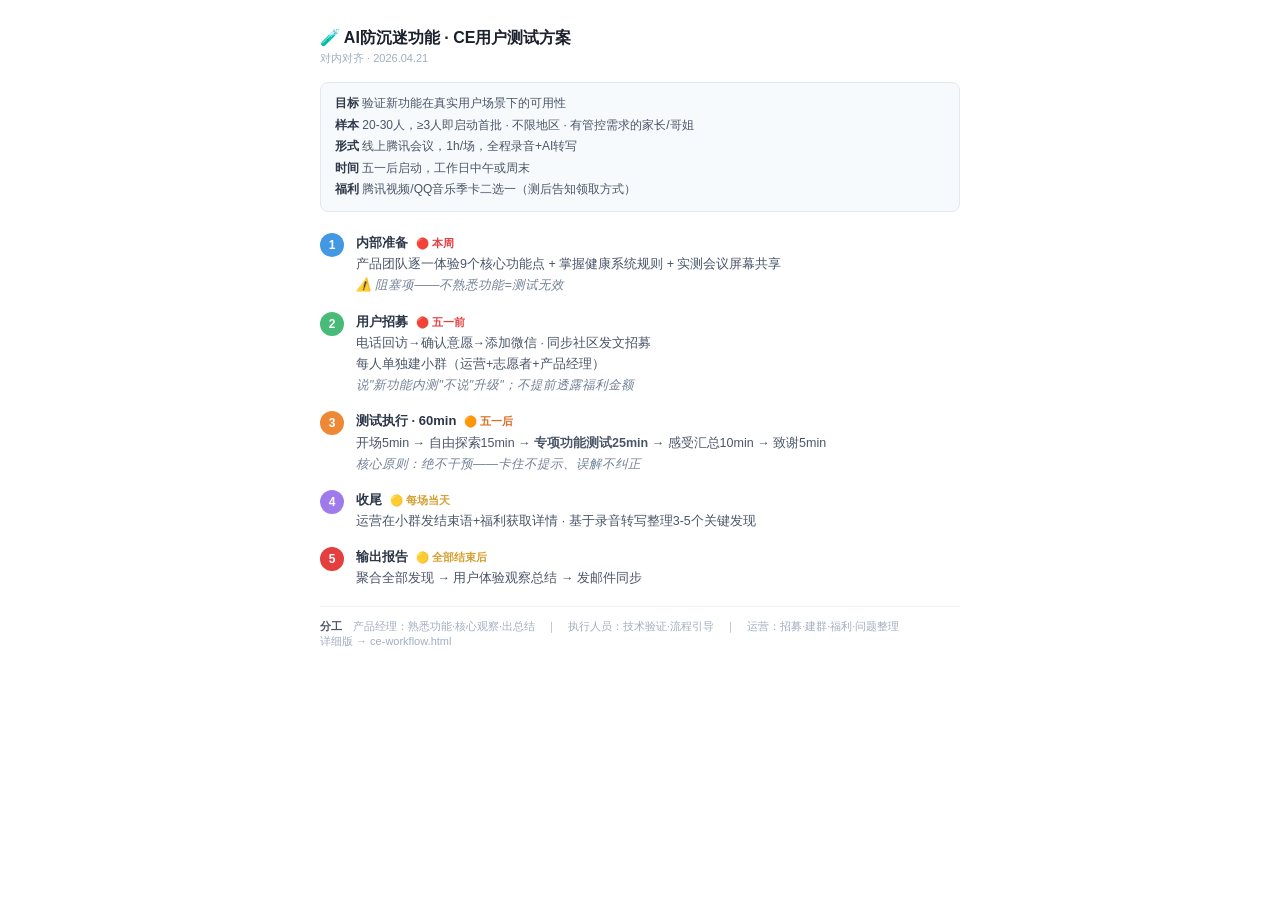
<file: ce-workflow-brief.html>
<!DOCTYPE html>
<html lang="zh-CN">
<head>
<meta charset="UTF-8">
<meta name="viewport" content="width=device-width, initial-scale=1.0">
<title>CE测试方案 · 对内简版</title>
<style>
*{box-sizing:border-box;margin:0;padding:0}
body{font-family:-apple-system,BlinkMacSystemFont,'PingFang SC',sans-serif;background:#fff;color:#1a202c;padding:28px 20px 40px}
.c{max-width:640px;margin:0 auto}
h1{font-size:16px;font-weight:700}
.sub{font-size:11px;color:#a0aec0;margin:2px 0 16px}
.meta{font-size:12px;color:#4a5568;line-height:1.8;margin-bottom:20px;padding:10px 14px;background:#f7fafc;border-radius:8px;border:1px solid #e2e8f0}
.meta b{color:#2d3748}
hr{border:none;border-top:1px solid #edf2f7;margin:16px 0}

.s{display:flex;gap:12px;margin-bottom:14px}
.n{width:24px;height:24px;border-radius:50%;display:flex;align-items:center;justify-content:center;font-size:12px;font-weight:800;color:#fff;flex-shrink:0;margin-top:1px}
.bd{flex:1;font-size:12.5px;line-height:1.7;color:#4a5568}
.bd .t{font-size:13px;font-weight:700;color:#2d3748}
.bd .t span{font-size:10.5px;font-weight:600;margin-left:4px}
.r{color:#e53e3e}.o{color:#dd6b20}.y{color:#d69e2e}

.ft{font-size:11px;color:#a0aec0;margin-top:16px;padding-top:12px;border-top:1px solid #edf2f7}
.ft b{color:#4a5568}
</style>
</head>
<body>
<div class="c">

<h1>🧪 AI防沉迷功能 · CE用户测试方案</h1>
<div class="sub">对内对齐 · 2026.04.21</div>

<div class="meta">
<b>目标</b> 验证新功能在真实用户场景下的可用性<br>
<b>样本</b> 20-30人，≥3人即启动首批 · 不限地区 · 有管控需求的家长/哥姐<br>
<b>形式</b> 线上腾讯会议，1h/场，全程录音+AI转写<br>
<b>时间</b> 五一后启动，工作日中午或周末<br>
<b>福利</b> 腾讯视频/QQ音乐季卡二选一（测后告知领取方式）
</div>

<div class="s">
<div class="n" style="background:#4299e1">1</div>
<div class="bd">
<div class="t">内部准备 <span class="r">🔴 本周</span></div>
产品团队逐一体验9个核心功能点 + 掌握健康系统规则 + 实测会议屏幕共享<br>
<i style="color:#718096">⚠️ 阻塞项——不熟悉功能=测试无效</i>
</div>
</div>

<div class="s">
<div class="n" style="background:#48bb78">2</div>
<div class="bd">
<div class="t">用户招募 <span class="r">🔴 五一前</span></div>
电话回访→确认意愿→添加微信 · 同步社区发文招募<br>
每人单独建小群（运营+志愿者+产品经理）<br>
<i style="color:#718096">说"新功能内测"不说"升级"；不提前透露福利金额</i>
</div>
</div>

<div class="s">
<div class="n" style="background:#ed8936">3</div>
<div class="bd">
<div class="t">测试执行 · 60min <span class="o">🟠 五一后</span></div>
开场5min → 自由探索15min → <b>专项功能测试25min</b> → 感受汇总10min → 致谢5min<br>
<i style="color:#718096">核心原则：绝不干预——卡住不提示、误解不纠正</i>
</div>
</div>

<div class="s">
<div class="n" style="background:#9f7aea">4</div>
<div class="bd">
<div class="t">收尾 <span class="y">🟡 每场当天</span></div>
运营在小群发结束语+福利获取详情 · 基于录音转写整理3-5个关键发现
</div>
</div>

<div class="s">
<div class="n" style="background:#e53e3e">5</div>
<div class="bd">
<div class="t">输出报告 <span class="y">🟡 全部结束后</span></div>
聚合全部发现 → 用户体验观察总结 → 发邮件同步
</div>
</div>

<div class="ft">
<b>分工</b>　产品经理：熟悉功能·核心观察·出总结　｜　执行人员：技术验证·流程引导　｜　运营：招募·建群·福利·问题整理<br>
详细版 → ce-workflow.html
</div>

</div>
</body>
</html>
</file>
<file: styles.css>
:root {
  --bg: #f5f7fb;
  --surface: rgba(255, 255, 255, 0.86);
  --surface-strong: #ffffff;
  --border: rgba(20, 33, 61, 0.08);
  --text: #162033;
  --muted: #5f6b85;
  --primary: #4f46e5;
  --primary-soft: rgba(79, 70, 229, 0.12);
  --teal: #0f766e;
  --teal-soft: rgba(15, 118, 110, 0.12);
  --orange: #c2410c;
  --orange-soft: rgba(194, 65, 12, 0.12);
  --red: #be123c;
  --red-soft: rgba(190, 18, 60, 0.12);
  --shadow: 0 18px 45px rgba(22, 32, 51, 0.08);
  --radius-lg: 28px;
  --radius-md: 18px;
  --radius-sm: 12px;
}

* {
  box-sizing: border-box;
}

html {
  scroll-behavior: smooth;
}

body {
  margin: 0;
  font-family: "Segoe UI", "PingFang SC", "Microsoft YaHei", sans-serif;
  background:
    radial-gradient(circle at top left, rgba(79, 70, 229, 0.16), transparent 30%),
    radial-gradient(circle at top right, rgba(15, 118, 110, 0.12), transparent 25%),
    var(--bg);
  color: var(--text);
}

button,
a {
  transition: all 0.2s ease;
}

button {
  font: inherit;
  border: none;
  cursor: pointer;
}

textarea {
  font: inherit;
}

.page-shell {
  max-width: 1240px;
  margin: 0 auto;
  padding: 32px 20px 60px;
}

.hero {
  display: grid;
  grid-template-columns: 1.3fr 1fr;
  gap: 20px;
  align-items: stretch;
  margin-bottom: 24px;
}

.hero-copy,
.hero-card,
.panel,
.daily-side-card {
  backdrop-filter: blur(14px);
  background: var(--surface);
  border: 1px solid var(--border);
  box-shadow: var(--shadow);
}

.hero-copy {
  border-radius: var(--radius-lg);
  padding: 32px;
}

.eyebrow,
.section-kicker,
.compact-kicker {
  margin: 0 0 10px;
  font-size: 13px;
  font-weight: 700;
  letter-spacing: 0.08em;
  text-transform: uppercase;
  color: var(--primary);
}

.hero-copy h1,
.section-head h2 {
  margin: 0;
  font-size: clamp(30px, 4vw, 44px);
  line-height: 1.08;
}

.hero-text,
.section-desc {
  margin: 14px 0 0;
  color: var(--muted);
  line-height: 1.7;
}

.hero-actions {
  display: flex;
  gap: 12px;
  margin-top: 26px;
  flex-wrap: wrap;
}

.primary-btn,
.ghost-btn,
.chip {
  border-radius: 999px;
  padding: 11px 18px;
}

.primary-btn {
  background: linear-gradient(135deg, #4f46e5, #7c3aed);
  color: #fff;
  box-shadow: 0 12px 24px rgba(79, 70, 229, 0.24);
}

.primary-btn:hover {
  transform: translateY(-1px);
}

.ghost-btn {
  background: rgba(255, 255, 255, 0.88);
  color: var(--text);
  border: 1px solid var(--border);
}

.hero-card {
  border-radius: var(--radius-lg);
  padding: 24px;
  display: flex;
  flex-direction: column;
  justify-content: space-between;
}

.hero-card-top {
  display: flex;
  justify-content: space-between;
  gap: 16px;
  align-items: center;
  color: var(--muted);
  margin-bottom: 18px;
}

.summary-grid {
  display: grid;
  grid-template-columns: repeat(2, minmax(0, 1fr));
  gap: 14px;
}

.summary-item {
  background: var(--surface-strong);
  border: 1px solid var(--border);
  border-radius: var(--radius-md);
  padding: 16px;
}

.summary-item strong {
  display: block;
  font-size: 28px;
  margin-top: 6px;
}

.summary-item span {
  font-size: 13px;
  color: var(--muted);
}

.main-layout,
.side-stack {
  display: grid;
  gap: 20px;
}

.panel {
  border-radius: var(--radius-lg);
  padding: 24px;
}

.section-head {
  display: flex;
  justify-content: space-between;
  gap: 16px;
  align-items: flex-end;
  margin-bottom: 18px;
}

.section-head.compact {
  margin-bottom: 16px;
}

.section-head h2 {
  font-size: 26px;
}

.filters {
  display: grid;
  gap: 12px;
}

.chip-row {
  display: flex;
  flex-wrap: wrap;
  gap: 10px;
}

.chip {
  background: #fff;
  border: 1px solid var(--border);
  color: var(--text);
}

.chip.active {
  background: var(--primary);
  border-color: var(--primary);
  color: #fff;
}

.chip.secondary.active {
  background: var(--teal);
  border-color: var(--teal);
}

.reminder-panel {
  overflow: hidden;
}

.daily-layout {
  display: grid;
  grid-template-columns: minmax(0, 1.2fr) minmax(280px, 0.8fr);
  gap: 18px;
}

.daily-editor {
  padding: 20px;
  border-radius: var(--radius-md);
  background: linear-gradient(180deg, rgba(79, 70, 229, 0.08), rgba(79, 70, 229, 0.03));
  border: 1px solid rgba(79, 70, 229, 0.12);
}

.daily-side {
  display: grid;
}

.daily-side-card {
  border-radius: var(--radius-md);
  padding: 18px;
}

.daily-textarea {
  width: 100%;
  min-height: 180px;
  margin-top: 18px;
  resize: vertical;
  border-radius: var(--radius-md);
  border: 1px solid rgba(20, 33, 61, 0.14);
  background: rgba(255, 255, 255, 0.96);
  padding: 16px 18px;
  color: var(--text);
  line-height: 1.7;
  outline: none;
}

.daily-textarea:focus {
  border-color: rgba(79, 70, 229, 0.4);
  box-shadow: 0 0 0 4px rgba(79, 70, 229, 0.08);
}

.checklist-grid,
.daily-log-list {
  display: grid;
  gap: 12px;
}

.checklist-grid {
  margin-top: 16px;
  grid-template-columns: repeat(3, minmax(0, 1fr));
}

.checklist-item,
.daily-log-item {
  padding: 14px 16px;
  border-radius: var(--radius-md);
  background: var(--surface-strong);
  border: 1px solid var(--border);
}

.checklist-item strong,
.daily-log-item strong {
  display: block;
  margin-bottom: 6px;
}

.storage-hint {
  margin: 14px 0 0;
  color: var(--muted);
  font-size: 13px;
  line-height: 1.6;
}

.week-overview {
  margin-top: 18px;
  padding: 18px 20px;
  border-radius: var(--radius-md);
  background: linear-gradient(180deg, rgba(79, 70, 229, 0.08), rgba(79, 70, 229, 0.03));
  border: 1px solid rgba(79, 70, 229, 0.1);
}

.week-overview h3 {
  margin: 0;
  font-size: 22px;
}

.week-meta,
.meta-inline {
  display: flex;
  gap: 10px;
  flex-wrap: wrap;
  margin-top: 10px;
}

.badge,
.status-pill,
.priority-pill {
  display: inline-flex;
  align-items: center;
  gap: 6px;
  border-radius: 999px;
  padding: 6px 10px;
  font-size: 12px;
  font-weight: 700;
}

.badge {
  background: rgba(255, 255, 255, 0.72);
  color: var(--text);
}

.cards-grid {
  margin-top: 18px;
  display: grid;
  grid-template-columns: repeat(2, minmax(0, 1fr));
  gap: 16px;
}

.update-card,
.kpi-card,
.todo-column,
.timeline-item {
  background: var(--surface-strong);
  border: 1px solid var(--border);
  border-radius: var(--radius-md);
}

.update-card {
  padding: 18px;
}

.update-card h3,
.kpi-card h3,
.todo-column h3 {
  margin: 12px 0 8px;
}

.card-top {
  display: flex;
  justify-content: space-between;
  gap: 12px;
  align-items: flex-start;
}

.card-top small,
.muted,
.daily-log-item p {
  color: var(--muted);
}

.status-pill.done {
  background: var(--teal-soft);
  color: var(--teal);
}

.status-pill.ongoing,
.status-pill.fresh {
  background: var(--primary-soft);
  color: var(--primary);
}

.status-pill.brainstorm {
  background: var(--orange-soft);
  color: var(--orange);
}

.status-pill.alert {
  background: var(--red-soft);
  color: var(--red);
}

.priority-pill {
  background: rgba(22, 32, 51, 0.06);
  color: var(--text);
}

.bullet-list,
.sub-list,
.question-list,
.todo-list {
  display: grid;
  gap: 12px;
}

.bullet-list {
  margin: 14px 0 0;
  padding-left: 18px;
}

.bullet-list li,
.sub-list li,
.todo-column li,
.question-card li,
.timeline-item li {
  color: var(--muted);
  line-height: 1.7;
}

.link-row {
  display: flex;
  flex-wrap: wrap;
  gap: 10px;
  margin-top: 16px;
}

.link-chip {
  display: inline-flex;
  align-items: center;
  padding: 8px 12px;
  border-radius: 999px;
  background: rgba(79, 70, 229, 0.08);
  color: var(--primary);
  text-decoration: none;
}

.link-chip:hover {
  background: rgba(79, 70, 229, 0.14);
}

.split-layout {
  display: grid;
  grid-template-columns: minmax(0, 1.4fr) minmax(280px, 0.85fr);
  gap: 20px;
}

.stack-list,
.todo-columns,
.timeline {
  display: grid;
  gap: 16px;
}

.kpi-card {
  padding: 20px;
}

.kpi-top {
  display: flex;
  justify-content: space-between;
  align-items: flex-start;
  gap: 16px;
}

.kpi-tag {
  border-radius: 999px;
  padding: 6px 10px;
  background: rgba(15, 118, 110, 0.1);
  color: var(--teal);
  font-size: 12px;
  font-weight: 700;
}

.info-block {
  margin-top: 16px;
}

.info-block strong {
  display: block;
  margin-bottom: 8px;
}

.question-card,
.todo-step {
  padding: 16px;
  border-radius: var(--radius-md);
  background: var(--surface-strong);
  border: 1px solid var(--border);
}

.question-card strong,
.todo-step strong {
  display: block;
  margin-bottom: 8px;
}

.todo-columns {
  grid-template-columns: repeat(2, minmax(0, 1fr));
}

.todo-column {
  padding: 18px;
}

.todo-column ul,
.sub-list,
.timeline-item ul {
  margin: 0;
  padding-left: 18px;
}

.timeline {
  position: relative;
}

.timeline::before {
  content: "";
  position: absolute;
  left: 16px;
  top: 8px;
  bottom: 8px;
  width: 2px;
  background: rgba(79, 70, 229, 0.14);
}

.timeline-item {
  position: relative;
  padding: 18px 18px 18px 48px;
}

.timeline-item::before {
  content: "";
  position: absolute;
  left: 9px;
  top: 24px;
  width: 16px;
  height: 16px;
  border-radius: 50%;
  background: var(--primary);
  box-shadow: 0 0 0 5px rgba(79, 70, 229, 0.14);
}

.timeline-item h3 {
  margin: 8px 0;
}

.timeline-item p,
.daily-log-item p {
  line-height: 1.7;
}

.empty-state {
  padding: 28px;
  border-radius: var(--radius-md);
  background: rgba(255, 255, 255, 0.72);
  border: 1px dashed rgba(20, 33, 61, 0.12);
  color: var(--muted);
  text-align: center;
}

.small-panel {
  height: fit-content;
}

@media (max-width: 1024px) {
  .hero,
  .split-layout,
  .todo-columns,
  .cards-grid,
  .daily-layout,
  .checklist-grid {
    grid-template-columns: 1fr;
  }
}

@media (max-width: 720px) {
  .page-shell {
    padding: 18px 14px 40px;
  }

  .hero-copy,
  .hero-card,
  .panel,
  .daily-side-card {
    padding: 20px;
  }

  .hero-copy h1,
  .section-head h2 {
    font-size: 28px;
  }

  .summary-grid {
    grid-template-columns: 1fr;
  }

  .section-head,
  .card-top {
    flex-direction: column;
    align-items: flex-start;
  }
}
</file>
